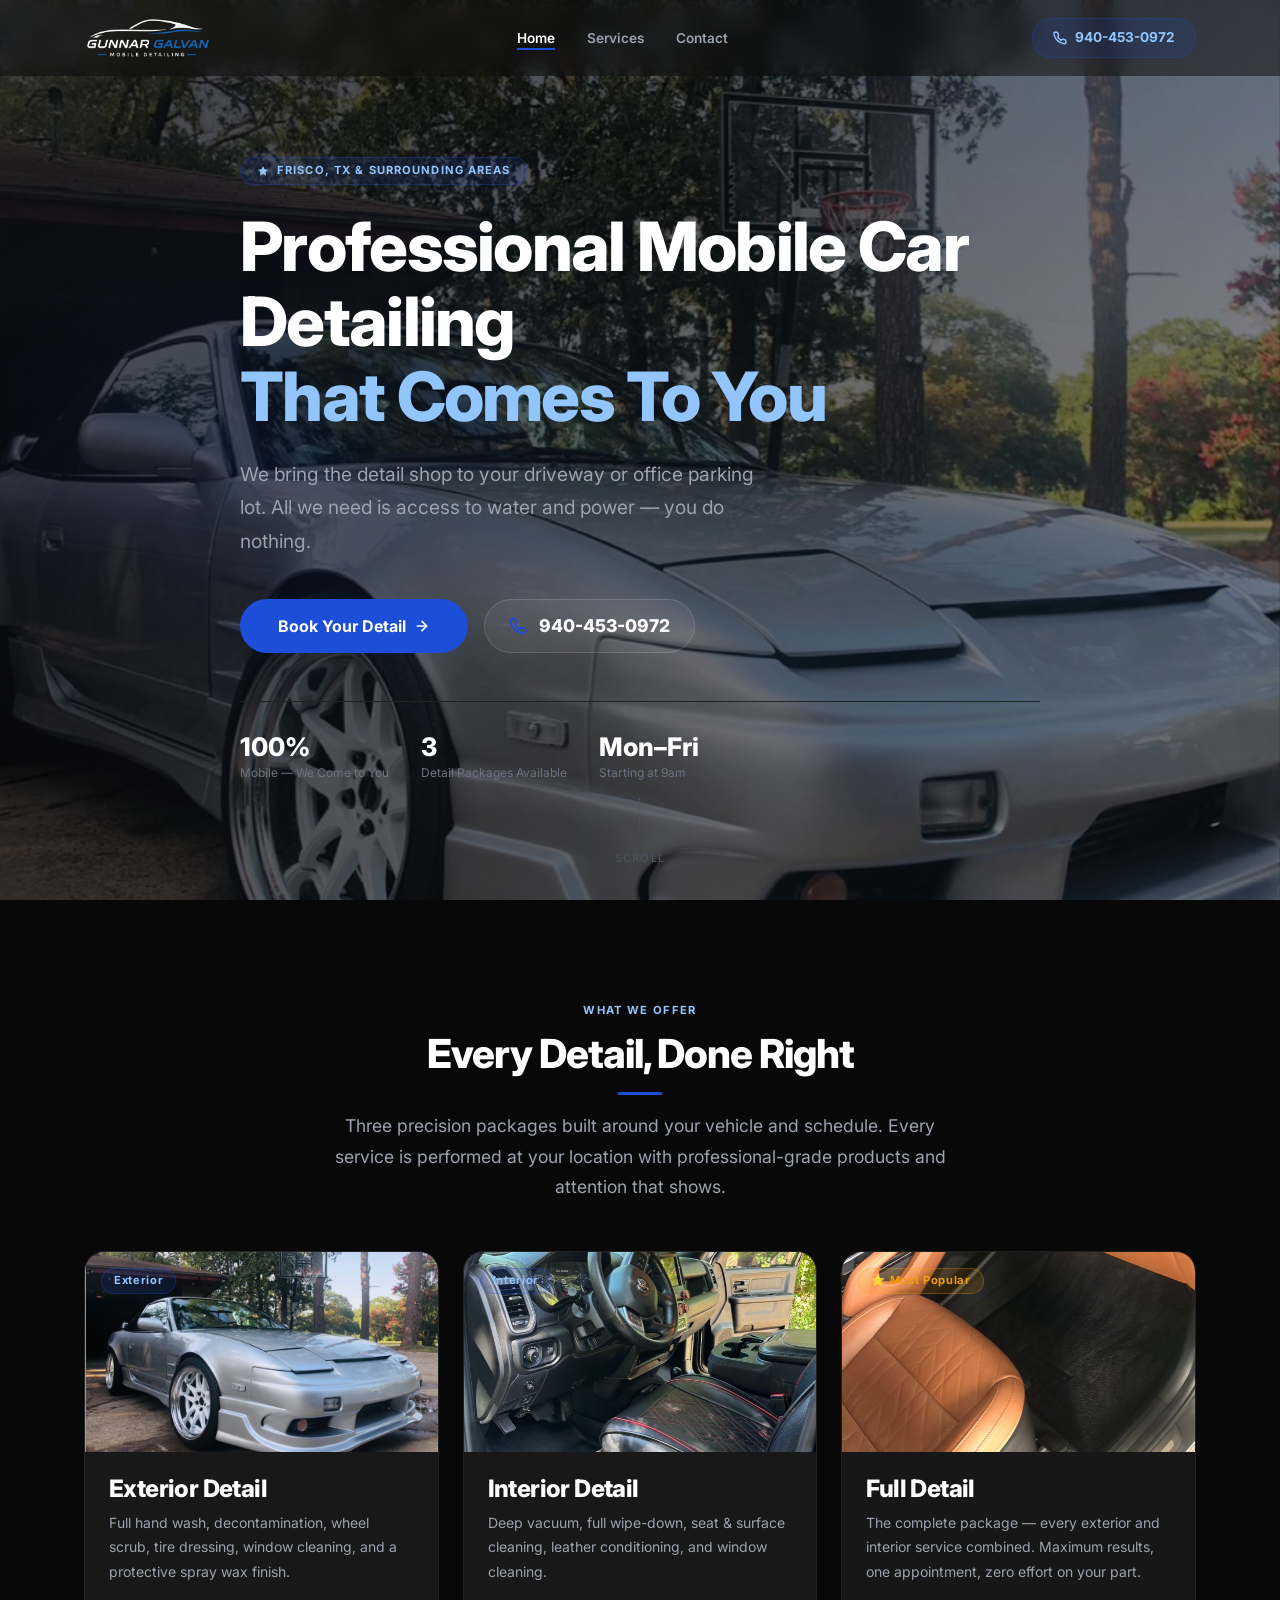
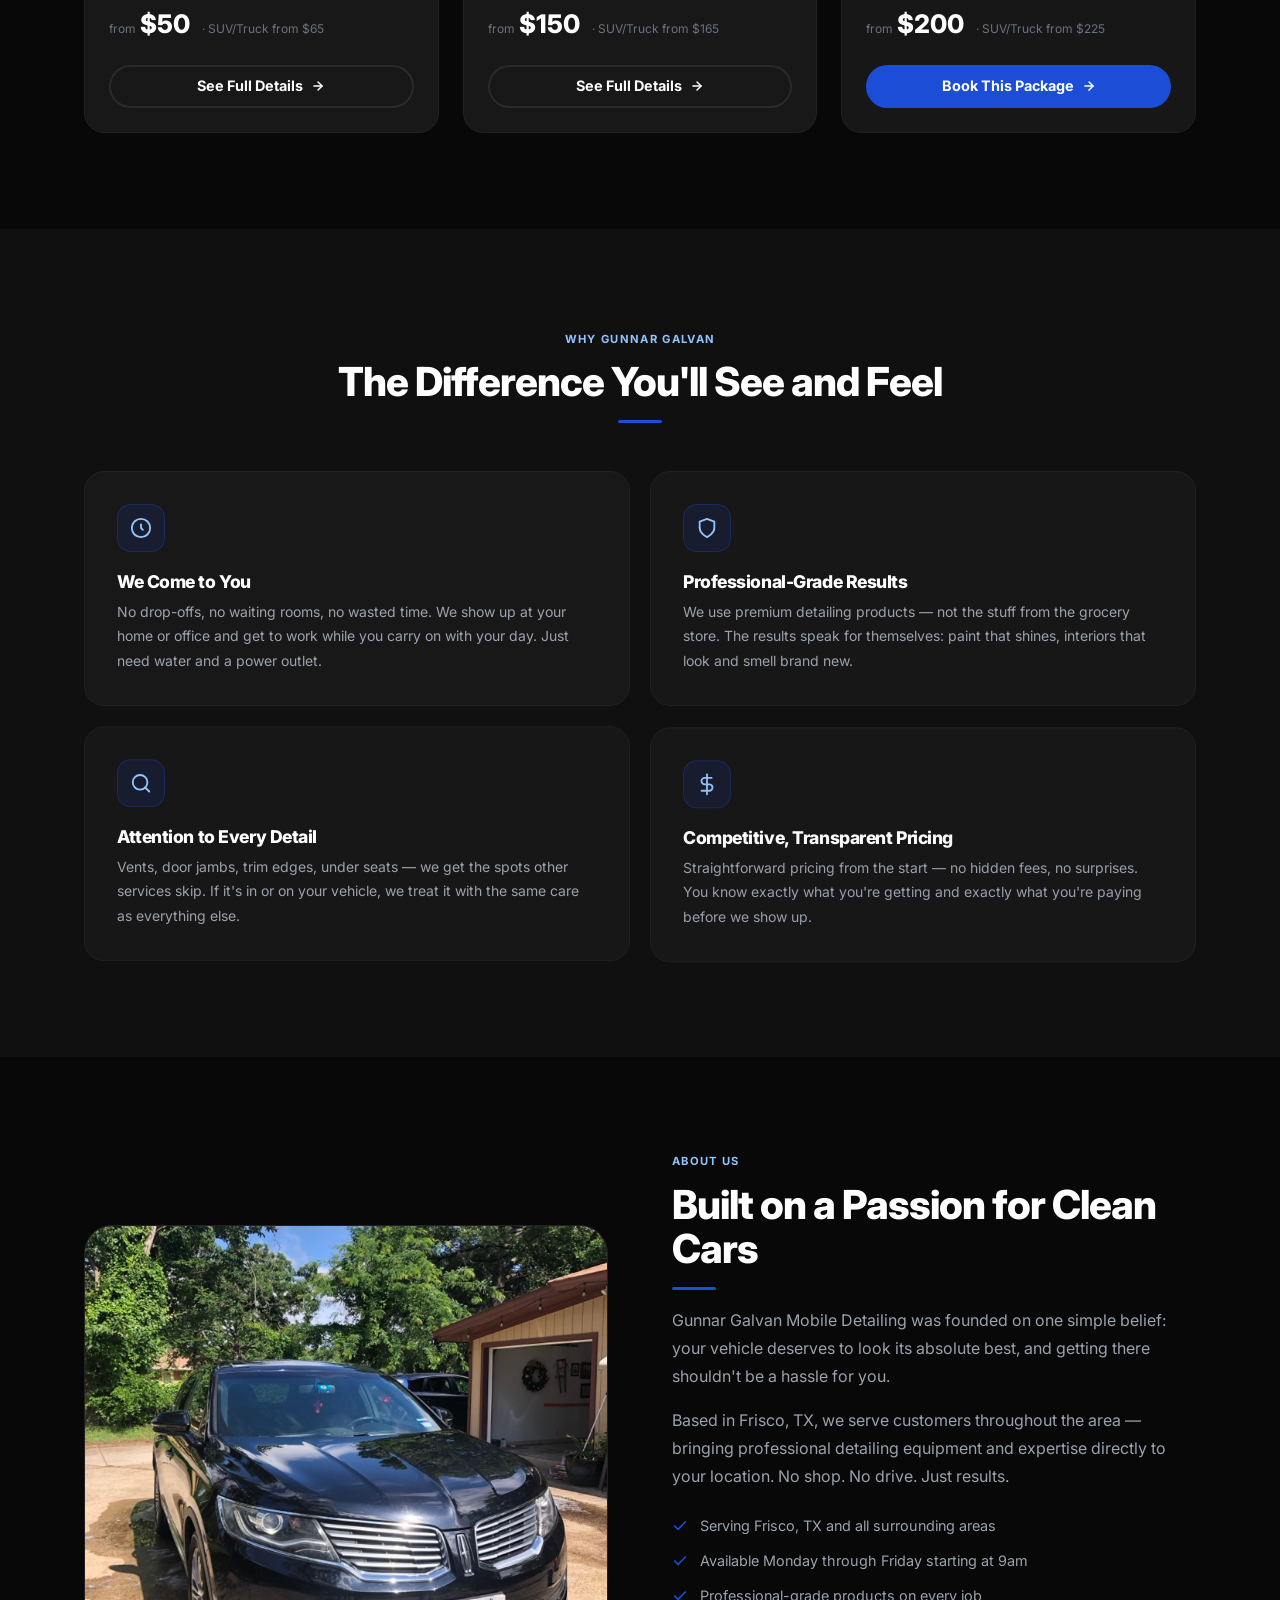
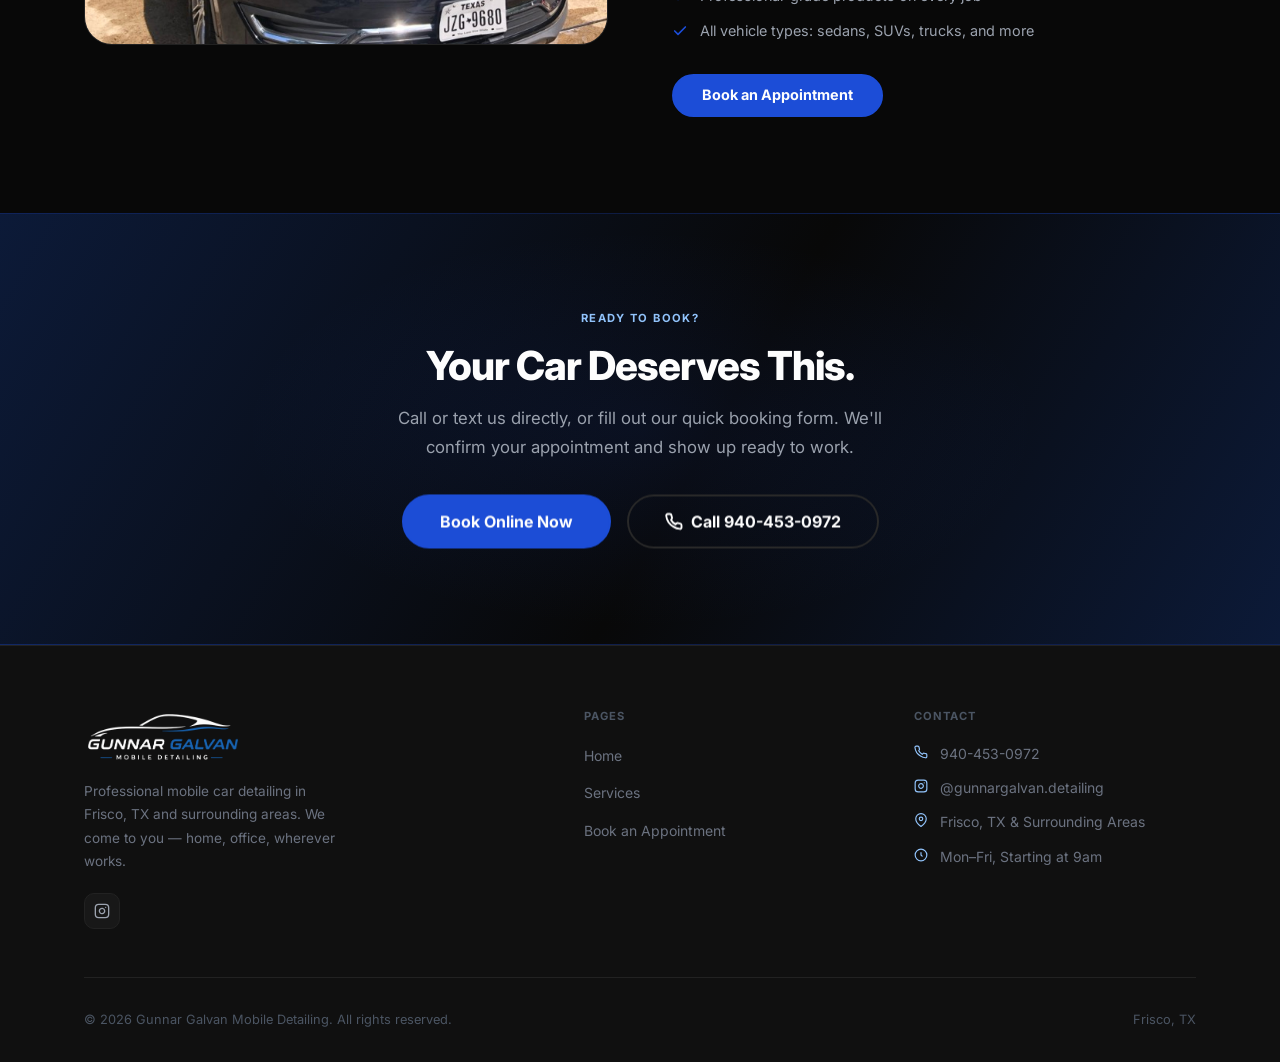
<file: index.html>
<!DOCTYPE html>
<html lang="en">
<head>
  <meta charset="UTF-8">
  <meta name="viewport" content="width=device-width, initial-scale=1.0">
  <title>Gunnar Galvan Mobile Detailing | Frisco, TX & Surrounding Areas</title>
  <meta name="description" content="Professional mobile car detailing in Frisco, TX. We come to your home or office — all we need is water and power. Book today: 940-453-0972.">
  <meta name="keywords" content="mobile car detailing, Frisco TX, car detail near me, exterior detail, interior detail, mobile detailing, auto detailing Frisco, car wash Frisco TX, mobile car wash, professional detailing, ceramic coating, paint correction, interior cleaning, SUV detailing, truck detailing">
  <meta name="robots" content="index, follow, max-image-preview:large, max-snippet:-1, max-video-preview:-1">
  <meta name="author" content="Gunnar Galvan Mobile Detailing">
  <meta name="theme-color" content="#080808">
  <meta name="format-detection" content="telephone=yes">

  <!-- Geo / Local SEO -->
  <meta name="geo.region" content="US-TX">
  <meta name="geo.placename" content="Frisco">
  <meta name="geo.position" content="33.1507;-96.8236">
  <meta name="ICBM" content="33.1507, -96.8236">

  <!-- Open Graph -->
  <meta property="og:type" content="website">
  <meta property="og:site_name" content="Gunnar Galvan Mobile Detailing">
  <meta property="og:title" content="Professional Mobile Car Detailing in Frisco, TX | Gunnar Galvan">
  <meta property="og:description" content="We come to your home or office with professional-grade products and equipment. Exterior from $50, Interior from $150, Full Detail from $200. Call 940-453-0972.">
  <meta property="og:image" content="images/og-logo.png">
  <meta property="og:locale" content="en_US">

  <!-- Twitter Card -->
  <meta name="twitter:card" content="summary_large_image">
  <meta name="twitter:title" content="Gunnar Galvan Mobile Detailing | Frisco, TX">
  <meta name="twitter:description" content="Professional mobile car detailing — we come to you. Exterior from $50, Full Detail from $200. Frisco, TX & surrounding areas.">
  <meta name="twitter:image" content="images/og-logo.png">

  <!-- Favicon -->
  <link rel="icon" type="image/png" href="images/favicon-32.png" sizes="32x32">
  <link rel="apple-touch-icon" href="images/apple-touch-icon.png">

  <link rel="preconnect" href="https://fonts.googleapis.com">
  <link rel="preconnect" href="https://fonts.gstatic.com" crossorigin>
  <link href="https://fonts.googleapis.com/css2?family=Inter:wght@400;500;600;700;800&display=swap" rel="stylesheet">
  <link rel="stylesheet" href="css/styles.css">

  <!-- Structured Data: LocalBusiness + WebSite -->
  <script type="application/ld+json">
  {
    "@context": "https://schema.org",
    "@type": "AutoDetailing",
    "name": "Gunnar Galvan Mobile Detailing",
    "description": "Professional mobile car detailing in Frisco, TX and surrounding areas. We come to your home or office — all we need is water and power.",
    "telephone": "+1-940-453-0972",
    "image": "images/og-logo.png",
    "priceRange": "$50–$225",
    "address": {
      "@type": "PostalAddress",
      "addressLocality": "Frisco",
      "addressRegion": "TX",
      "addressCountry": "US"
    },
    "geo": {
      "@type": "GeoCoordinates",
      "latitude": 33.1507,
      "longitude": -96.8236
    },
    "areaServed": [
      { "@type": "City", "name": "Frisco", "sameAs": "https://en.wikipedia.org/wiki/Frisco,_Texas" },
      { "@type": "City", "name": "Plano" },
      { "@type": "City", "name": "McKinney" },
      { "@type": "City", "name": "Allen" },
      { "@type": "City", "name": "Prosper" },
      { "@type": "City", "name": "Little Elm" },
      { "@type": "City", "name": "The Colony" },
      { "@type": "City", "name": "Celina" }
    ],
    "openingHoursSpecification": {
      "@type": "OpeningHoursSpecification",
      "dayOfWeek": ["Monday","Tuesday","Wednesday","Thursday","Friday"],
      "opens": "09:00",
      "closes": "18:00"
    },
    "sameAs": [
      "https://instagram.com/gunnargalvan.detailing"
    ],
    "hasOfferCatalog": {
      "@type": "OfferCatalog",
      "name": "Detailing Services",
      "itemListElement": [
        {
          "@type": "Offer",
          "itemOffered": { "@type": "Service", "name": "Exterior Detail", "description": "Full hand wash, decontamination, wheel scrub, tire dressing, window cleaning, and protective spray wax finish." },
          "priceSpecification": { "@type": "PriceSpecification", "price": "50.00", "priceCurrency": "USD", "minPrice": "50.00" }
        },
        {
          "@type": "Offer",
          "itemOffered": { "@type": "Service", "name": "Interior Detail", "description": "Deep vacuum, full wipe-down, seat and surface cleaning, leather conditioning, and window cleaning." },
          "priceSpecification": { "@type": "PriceSpecification", "price": "150.00", "priceCurrency": "USD", "minPrice": "150.00" }
        },
        {
          "@type": "Offer",
          "itemOffered": { "@type": "Service", "name": "Full Detail", "description": "Complete exterior and interior detail combined — maximum results in a single appointment." },
          "priceSpecification": { "@type": "PriceSpecification", "price": "200.00", "priceCurrency": "USD", "minPrice": "200.00" }
        }
      ]
    }
  }
  </script>
  <script type="application/ld+json">
  {
    "@context": "https://schema.org",
    "@type": "WebSite",
    "name": "Gunnar Galvan Mobile Detailing",
    "description": "Professional mobile car detailing in Frisco, TX.",
    "potentialAction": {
      "@type": "SearchAction",
      "target": "services.html#{search_term_string}",
      "query-input": "required name=search_term_string"
    }
  }
  </script>
  <script type="application/ld+json">
  {
    "@context": "https://schema.org",
    "@type": "BreadcrumbList",
    "itemListElement": [
      { "@type": "ListItem", "position": 1, "name": "Home", "item": "index.html" }
    ]
  }
  </script>
</head>
<body>

  <!-- ======================================================
       NAVIGATION
       ====================================================== -->
  <nav class="nav" role="navigation" aria-label="Main navigation">
    <div class="container">
      <div class="nav-inner">

        <a href="index.html" class="nav-logo">
          <img src="images/logo.png" alt="Gunnar Galvan Mobile Detailing" class="logo-img">
        </a>

        <ul class="nav-links" role="list">
          <li><a href="index.html"    class="nav-link" data-page="index.html">Home</a></li>
          <li><a href="services.html" class="nav-link" data-page="services.html">Services</a></li>
          <li><a href="contact.html"  class="nav-link" data-page="contact.html">Contact</a></li>
        </ul>

        <div class="nav-right">
          <a href="tel:9404530972" class="nav-phone-btn" aria-label="Call us">
            <svg width="14" height="14" viewBox="0 0 24 24" fill="none" stroke="currentColor" stroke-width="2.5" stroke-linecap="round" stroke-linejoin="round"><path d="M22 16.92v3a2 2 0 0 1-2.18 2 19.79 19.79 0 0 1-8.63-3.07A19.5 19.5 0 0 1 4.69 13a19.79 19.79 0 0 1-3.07-8.67A2 2 0 0 1 3.61 2h3a2 2 0 0 1 2 1.72 12.84 12.84 0 0 0 .7 2.81 2 2 0 0 1-.45 2.11L8.09 9.91a16 16 0 0 0 6 6l1.27-1.27a2 2 0 0 1 2.11-.45 12.84 12.84 0 0 0 2.81.7A2 2 0 0 1 22 16.92z"/></svg>
            940-453-0972
          </a>
          <button class="nav-toggle" aria-label="Toggle menu" aria-expanded="false">
            <span></span><span></span><span></span>
          </button>
        </div>

      </div>
    </div>
  </nav>

  <!-- Mobile nav overlay -->
  <div class="nav-mobile" role="dialog" aria-modal="true" aria-label="Mobile navigation">
    <a href="index.html"    class="nav-link" data-page="index.html">Home</a>
    <a href="services.html" class="nav-link" data-page="services.html">Services</a>
    <a href="contact.html"  class="nav-link" data-page="contact.html">Contact</a>
    <a href="tel:9404530972" class="nav-phone-btn" style="font-size:1rem;padding:1rem 2rem;">
      <svg width="16" height="16" viewBox="0 0 24 24" fill="none" stroke="currentColor" stroke-width="2.5" stroke-linecap="round" stroke-linejoin="round"><path d="M22 16.92v3a2 2 0 0 1-2.18 2 19.79 19.79 0 0 1-8.63-3.07A19.5 19.5 0 0 1 4.69 13a19.79 19.79 0 0 1-3.07-8.67A2 2 0 0 1 3.61 2h3a2 2 0 0 1 2 1.72 12.84 12.84 0 0 0 .7 2.81 2 2 0 0 1-.45 2.11L8.09 9.91a16 16 0 0 0 6 6l1.27-1.27a2 2 0 0 1 2.11-.45 12.84 12.84 0 0 0 2.81.7A2 2 0 0 1 22 16.92z"/></svg>
      940-453-0972
    </a>
  </div>

  <main>

    <!-- ======================================================
         HERO
         ====================================================== -->
    <section class="hero" aria-label="Hero">
      <div class="hero-bg">
        <!-- YOUR HERO IMAGE → images/hero.jpg
             Best: luxury car gleaming in sunlight, wide landscape shot -->
        <img src="images/hero.jpg" alt="Professionally detailed luxury vehicle gleaming in sunlight" loading="eager">
      </div>
      <div class="hero-overlay"></div>
      <div class="hero-glow"></div>

      <div class="container">
        <div class="hero-content">

          <div class="hero-badge">
            <svg width="12" height="12" viewBox="0 0 24 24" fill="currentColor"><polygon points="12 2 15.09 8.26 22 9.27 17 14.14 18.18 21.02 12 17.77 5.82 21.02 7 14.14 2 9.27 8.91 8.26 12 2"/></svg>
            Frisco, TX &amp; Surrounding Areas
          </div>

          <h1>Professional Mobile Car Detailing<br><em>That Comes To You</em></h1>

          <p class="hero-sub">
            We bring the detail shop to your driveway or office parking lot.
            All we need is access to water and power — you do nothing.
          </p>

          <div class="hero-actions">
            <a href="contact.html" class="btn btn-primary btn-lg">
              Book Your Detail
              <svg width="16" height="16" viewBox="0 0 24 24" fill="none" stroke="currentColor" stroke-width="2.5" stroke-linecap="round" stroke-linejoin="round"><line x1="5" y1="12" x2="19" y2="12"/><polyline points="12 5 19 12 12 19"/></svg>
            </a>
            <a href="tel:9404530972" class="hero-tel">
              <svg width="18" height="18" viewBox="0 0 24 24" fill="none" stroke="currentColor" stroke-width="2.5" stroke-linecap="round" stroke-linejoin="round"><path d="M22 16.92v3a2 2 0 0 1-2.18 2 19.79 19.79 0 0 1-8.63-3.07A19.5 19.5 0 0 1 4.69 13a19.79 19.79 0 0 1-3.07-8.67A2 2 0 0 1 3.61 2h3a2 2 0 0 1 2 1.72 12.84 12.84 0 0 0 .7 2.81 2 2 0 0 1-.45 2.11L8.09 9.91a16 16 0 0 0 6 6l1.27-1.27a2 2 0 0 1 2.11-.45 12.84 12.84 0 0 0 2.81.7A2 2 0 0 1 22 16.92z"/></svg>
              940-453-0972
            </a>
          </div>

          <div class="hero-stats">
            <div>
              <div class="hero-stat-val">100%</div>
              <div class="hero-stat-lbl">Mobile — We Come to You</div>
            </div>
            <div>
              <div class="hero-stat-val">3</div>
              <div class="hero-stat-lbl">Detail Packages Available</div>
            </div>
            <div>
              <div class="hero-stat-val">Mon–Fri</div>
              <div class="hero-stat-lbl">Starting at 9am</div>
            </div>
          </div>

        </div>
      </div>

      <div class="scroll-hint" aria-hidden="true">
        <div class="scroll-line"></div>
        <span>Scroll</span>
      </div>
    </section>

    <!-- ======================================================
         SERVICES OVERVIEW
         ====================================================== -->
    <section class="section" aria-labelledby="services-heading">
      <div class="container">

        <div class="section-header center fade-up">
          <span class="label-tag">What We Offer</span>
          <h2 id="services-heading">Every Detail, Done Right</h2>
          <div class="accent-line center"></div>
          <p>Three precision packages built around your vehicle and schedule. Every service is performed at your location with professional-grade products and attention that shows.</p>
        </div>

        <div class="services-grid">

          <!-- Exterior -->
          <article class="svc-card">
            <div class="svc-card-media">
              <!-- YOUR IMAGE → images/exterior-card.jpg
                   Best: gleaming paint, wheel close-up, or wash in progress -->
              <img src="images/exterior-card.jpg" alt="Exterior car detail — clean glossy paint" loading="lazy">
              <span class="svc-badge">Exterior</span>
            </div>
            <div class="svc-card-body">
              <h3>Exterior Detail</h3>
              <p>Full hand wash, decontamination, wheel scrub, tire dressing, window cleaning, and a protective spray wax finish.</p>
              <div class="svc-price">
                <span class="from">from</span>
                <span class="amount">$50</span>
                <span class="plus">· SUV/Truck from $65</span>
              </div>
              <a href="services.html#exterior" class="btn btn-ghost" style="width:100%;justify-content:center;">
                See Full Details
                <svg width="14" height="14" viewBox="0 0 24 24" fill="none" stroke="currentColor" stroke-width="2.5" stroke-linecap="round" stroke-linejoin="round"><line x1="5" y1="12" x2="19" y2="12"/><polyline points="12 5 19 12 12 19"/></svg>
              </a>
            </div>
          </article>

          <!-- Interior -->
          <article class="svc-card">
            <div class="svc-card-media">
              <!-- YOUR IMAGE → images/interior-card.jpg
                   Best: clean vacuumed seats, detailed dashboard, shiny leather -->
              <img src="images/interior-card.jpg" alt="Interior car detail — spotless cabin" loading="lazy">
              <span class="svc-badge">Interior</span>
            </div>
            <div class="svc-card-body">
              <h3>Interior Detail</h3>
              <p>Deep vacuum, full wipe-down, seat &amp; surface cleaning, leather conditioning, and window cleaning.</p>
              <div class="svc-price">
                <span class="from">from</span>
                <span class="amount">$150</span>
                <span class="plus">· SUV/Truck from $165</span>
              </div>
              <a href="services.html#interior" class="btn btn-ghost" style="width:100%;justify-content:center;">
                See Full Details
                <svg width="14" height="14" viewBox="0 0 24 24" fill="none" stroke="currentColor" stroke-width="2.5" stroke-linecap="round" stroke-linejoin="round"><line x1="5" y1="12" x2="19" y2="12"/><polyline points="12 5 19 12 12 19"/></svg>
              </a>
            </div>
          </article>

          <!-- Full Detail -->
          <article class="svc-card">
            <div class="svc-card-media">
              <!-- YOUR IMAGE → images/full-card.jpg
                   Best: stunning before/after, or a fully detailed luxury vehicle -->
              <img src="images/full-card.jpg" alt="Full car detail — complete transformation" loading="lazy">
              <span class="svc-badge popular">⭐ Most Popular</span>
            </div>
            <div class="svc-card-body">
              <h3>Full Detail</h3>
              <p>The complete package — every exterior and interior service combined. Maximum results, one appointment, zero effort on your part.</p>
              <div class="svc-price">
                <span class="from">from</span>
                <span class="amount">$200</span>
                <span class="plus">· SUV/Truck from $225</span>
              </div>
              <a href="services.html#full" class="btn btn-primary" style="width:100%;justify-content:center;">
                Book This Package
                <svg width="14" height="14" viewBox="0 0 24 24" fill="none" stroke="currentColor" stroke-width="2.5" stroke-linecap="round" stroke-linejoin="round"><line x1="5" y1="12" x2="19" y2="12"/><polyline points="12 5 19 12 12 19"/></svg>
              </a>
            </div>
          </article>

        </div>
      </div>
    </section>

    <!-- ======================================================
         WHY CHOOSE US
         ====================================================== -->
    <section class="section why-section" aria-labelledby="why-heading">
      <div class="container">

        <div class="section-header center fade-up">
          <span class="label-tag">Why Gunnar Galvan</span>
          <h2 id="why-heading">The Difference You'll See and Feel</h2>
          <div class="accent-line center"></div>
        </div>

        <div class="why-grid">

          <div class="why-card">
            <div class="why-icon" aria-hidden="true">
              <svg width="22" height="22" viewBox="0 0 24 24" fill="none" stroke="currentColor" stroke-width="2" stroke-linecap="round" stroke-linejoin="round"><circle cx="12" cy="12" r="10"/><polyline points="12 8 12 12 14 14"/></svg>
            </div>
            <h3>We Come to You</h3>
            <p>No drop-offs, no waiting rooms, no wasted time. We show up at your home or office and get to work while you carry on with your day. Just need water and a power outlet.</p>
          </div>

          <div class="why-card">
            <div class="why-icon" aria-hidden="true">
              <svg width="22" height="22" viewBox="0 0 24 24" fill="none" stroke="currentColor" stroke-width="2" stroke-linecap="round" stroke-linejoin="round"><path d="M12 22s8-4 8-10V5l-8-3-8 3v7c0 6 8 10 8 10z"/></svg>
            </div>
            <h3>Professional-Grade Results</h3>
            <p>We use premium detailing products — not the stuff from the grocery store. The results speak for themselves: paint that shines, interiors that look and smell brand new.</p>
          </div>

          <div class="why-card">
            <div class="why-icon" aria-hidden="true">
              <svg width="22" height="22" viewBox="0 0 24 24" fill="none" stroke="currentColor" stroke-width="2" stroke-linecap="round" stroke-linejoin="round"><circle cx="11" cy="11" r="8"/><line x1="21" y1="21" x2="16.65" y2="16.65"/></svg>
            </div>
            <h3>Attention to Every Detail</h3>
            <p>Vents, door jambs, trim edges, under seats — we get the spots other services skip. If it's in or on your vehicle, we treat it with the same care as everything else.</p>
          </div>

          <div class="why-card">
            <div class="why-icon" aria-hidden="true">
              <svg width="22" height="22" viewBox="0 0 24 24" fill="none" stroke="currentColor" stroke-width="2" stroke-linecap="round" stroke-linejoin="round"><line x1="12" y1="1" x2="12" y2="23"/><path d="M17 5H9.5a3.5 3.5 0 0 0 0 7h5a3.5 3.5 0 0 1 0 7H6"/></svg>
            </div>
            <h3>Competitive, Transparent Pricing</h3>
            <p>Straightforward pricing from the start — no hidden fees, no surprises. You know exactly what you're getting and exactly what you're paying before we show up.</p>
          </div>

        </div>
      </div>
    </section>

    <!-- ======================================================
         ABOUT STRIP
         ====================================================== -->
    <section class="section" aria-labelledby="about-heading">
      <div class="container">
        <div class="about-strip">

          <div class="about-img-wrap slide-r">
            <!-- YOUR IMAGE → images/about.jpg
                 Best: you working on a car, or a clean finished vehicle shot -->
            <img src="images/about.jpg" alt="Gunnar Galvan detailing a vehicle" loading="lazy">
          </div>

          <div class="about-content slide-l">
            <span class="label-tag">About Us</span>
            <h2 id="about-heading">Built on a Passion for Clean Cars</h2>
            <div class="accent-line"></div>
            <p>Gunnar Galvan Mobile Detailing was founded on one simple belief: your vehicle deserves to look its absolute best, and getting there shouldn't be a hassle for you.</p>
            <p>Based in Frisco, TX, we serve customers throughout the area — bringing professional detailing equipment and expertise directly to your location. No shop. No drive. Just results.</p>
            <ul class="about-list" role="list">
              <li>
                <svg width="16" height="16" viewBox="0 0 24 24" fill="none" stroke="currentColor" stroke-width="2.5" stroke-linecap="round" stroke-linejoin="round"><polyline points="20 6 9 17 4 12"/></svg>
                Serving Frisco, TX and all surrounding areas
              </li>
              <li>
                <svg width="16" height="16" viewBox="0 0 24 24" fill="none" stroke="currentColor" stroke-width="2.5" stroke-linecap="round" stroke-linejoin="round"><polyline points="20 6 9 17 4 12"/></svg>
                Available Monday through Friday starting at 9am
              </li>
              <li>
                <svg width="16" height="16" viewBox="0 0 24 24" fill="none" stroke="currentColor" stroke-width="2.5" stroke-linecap="round" stroke-linejoin="round"><polyline points="20 6 9 17 4 12"/></svg>
                Professional-grade products on every job
              </li>
              <li>
                <svg width="16" height="16" viewBox="0 0 24 24" fill="none" stroke="currentColor" stroke-width="2.5" stroke-linecap="round" stroke-linejoin="round"><polyline points="20 6 9 17 4 12"/></svg>
                All vehicle types: sedans, SUVs, trucks, and more
              </li>
            </ul>
            <a href="contact.html" class="btn btn-primary">Book an Appointment</a>
          </div>

        </div>
      </div>
    </section>

    <!-- ======================================================
         CTA BANNER
         ====================================================== -->
    <section class="cta-banner" aria-labelledby="cta-heading">
      <div class="container">
        <span class="label-tag fade-up" style="display:block;margin-bottom:1rem;">Ready to Book?</span>
        <h2 id="cta-heading" class="fade-up">Your Car Deserves This.</h2>
        <p class="fade-up">Call or text us directly, or fill out our quick booking form. We'll confirm your appointment and show up ready to work.</p>
        <div class="cta-btns fade-up">
          <a href="contact.html" class="btn btn-primary btn-lg">Book Online Now</a>
          <a href="tel:9404530972" class="btn btn-ghost btn-lg">
            <svg width="18" height="18" viewBox="0 0 24 24" fill="none" stroke="currentColor" stroke-width="2.5" stroke-linecap="round" stroke-linejoin="round"><path d="M22 16.92v3a2 2 0 0 1-2.18 2 19.79 19.79 0 0 1-8.63-3.07A19.5 19.5 0 0 1 4.69 13a19.79 19.79 0 0 1-3.07-8.67A2 2 0 0 1 3.61 2h3a2 2 0 0 1 2 1.72 12.84 12.84 0 0 0 .7 2.81 2 2 0 0 1-.45 2.11L8.09 9.91a16 16 0 0 0 6 6l1.27-1.27a2 2 0 0 1 2.11-.45 12.84 12.84 0 0 0 2.81.7A2 2 0 0 1 22 16.92z"/></svg>
            Call 940-453-0972
          </a>
        </div>
      </div>
    </section>

  </main>

  <!-- ======================================================
       FOOTER
       ====================================================== -->
  <footer class="footer">
    <div class="container">
      <div class="footer-grid">

        <div class="footer-brand">
          <div class="nav-logo">
            <img src="images/logo.png" alt="Gunnar Galvan Mobile Detailing" class="logo-img">
          </div>
          <p>Professional mobile car detailing in Frisco, TX and surrounding areas. We come to you — home, office, wherever works.</p>
          <div class="footer-social">
            <a href="https://instagram.com/gunnargalvan.detailing" target="_blank" rel="noopener noreferrer" class="social-btn" aria-label="Instagram">
              <svg width="16" height="16" viewBox="0 0 24 24" fill="none" stroke="currentColor" stroke-width="2" stroke-linecap="round" stroke-linejoin="round"><rect x="2" y="2" width="20" height="20" rx="5" ry="5"/><path d="M16 11.37A4 4 0 1 1 12.63 8 4 4 0 0 1 16 11.37z"/><line x1="17.5" y1="6.5" x2="17.51" y2="6.5"/></svg>
            </a>
          </div>
        </div>

        <div class="footer-col">
          <h4>Pages</h4>
          <ul class="footer-links" role="list">
            <li><a href="index.html"    class="footer-link">Home</a></li>
            <li><a href="services.html" class="footer-link">Services</a></li>
            <li><a href="contact.html"  class="footer-link">Book an Appointment</a></li>
          </ul>
        </div>

        <div class="footer-col">
          <h4>Contact</h4>
          <div class="footer-contact-item">
            <svg width="14" height="14" viewBox="0 0 24 24" fill="none" stroke="currentColor" stroke-width="2" stroke-linecap="round" stroke-linejoin="round"><path d="M22 16.92v3a2 2 0 0 1-2.18 2 19.79 19.79 0 0 1-8.63-3.07A19.5 19.5 0 0 1 4.69 13a19.79 19.79 0 0 1-3.07-8.67A2 2 0 0 1 3.61 2h3a2 2 0 0 1 2 1.72 12.84 12.84 0 0 0 .7 2.81 2 2 0 0 1-.45 2.11L8.09 9.91a16 16 0 0 0 6 6l1.27-1.27a2 2 0 0 1 2.11-.45 12.84 12.84 0 0 0 2.81.7A2 2 0 0 1 22 16.92z"/></svg>
            <a href="tel:9404530972">940-453-0972</a>
          </div>
          <div class="footer-contact-item">
            <svg width="14" height="14" viewBox="0 0 24 24" fill="none" stroke="currentColor" stroke-width="2" stroke-linecap="round" stroke-linejoin="round"><rect x="2" y="2" width="20" height="20" rx="5" ry="5"/><path d="M16 11.37A4 4 0 1 1 12.63 8 4 4 0 0 1 16 11.37z"/><line x1="17.5" y1="6.5" x2="17.51" y2="6.5"/></svg>
            <a href="https://instagram.com/gunnargalvan.detailing" target="_blank" rel="noopener noreferrer">@gunnargalvan.detailing</a>
          </div>
          <div class="footer-contact-item">
            <svg width="14" height="14" viewBox="0 0 24 24" fill="none" stroke="currentColor" stroke-width="2" stroke-linecap="round" stroke-linejoin="round"><path d="M21 10c0 7-9 13-9 13s-9-6-9-13a9 9 0 0 1 18 0z"/><circle cx="12" cy="10" r="3"/></svg>
            <span>Frisco, TX &amp; Surrounding Areas</span>
          </div>
          <div class="footer-contact-item">
            <svg width="14" height="14" viewBox="0 0 24 24" fill="none" stroke="currentColor" stroke-width="2" stroke-linecap="round" stroke-linejoin="round"><circle cx="12" cy="12" r="10"/><polyline points="12 8 12 12 14 14"/></svg>
            <span>Mon–Fri, Starting at 9am</span>
          </div>
        </div>

      </div>

      <div class="footer-bottom">
        <span>&copy; 2026 Gunnar Galvan Mobile Detailing. All rights reserved.</span>
        <span>Frisco, TX</span>
      </div>
    </div>
  </footer>

  <script src="js/gsap.min.js"></script>
  <script src="js/ScrollTrigger.min.js"></script>
  <script src="js/main.js"></script>
</body>
</html>
</file>
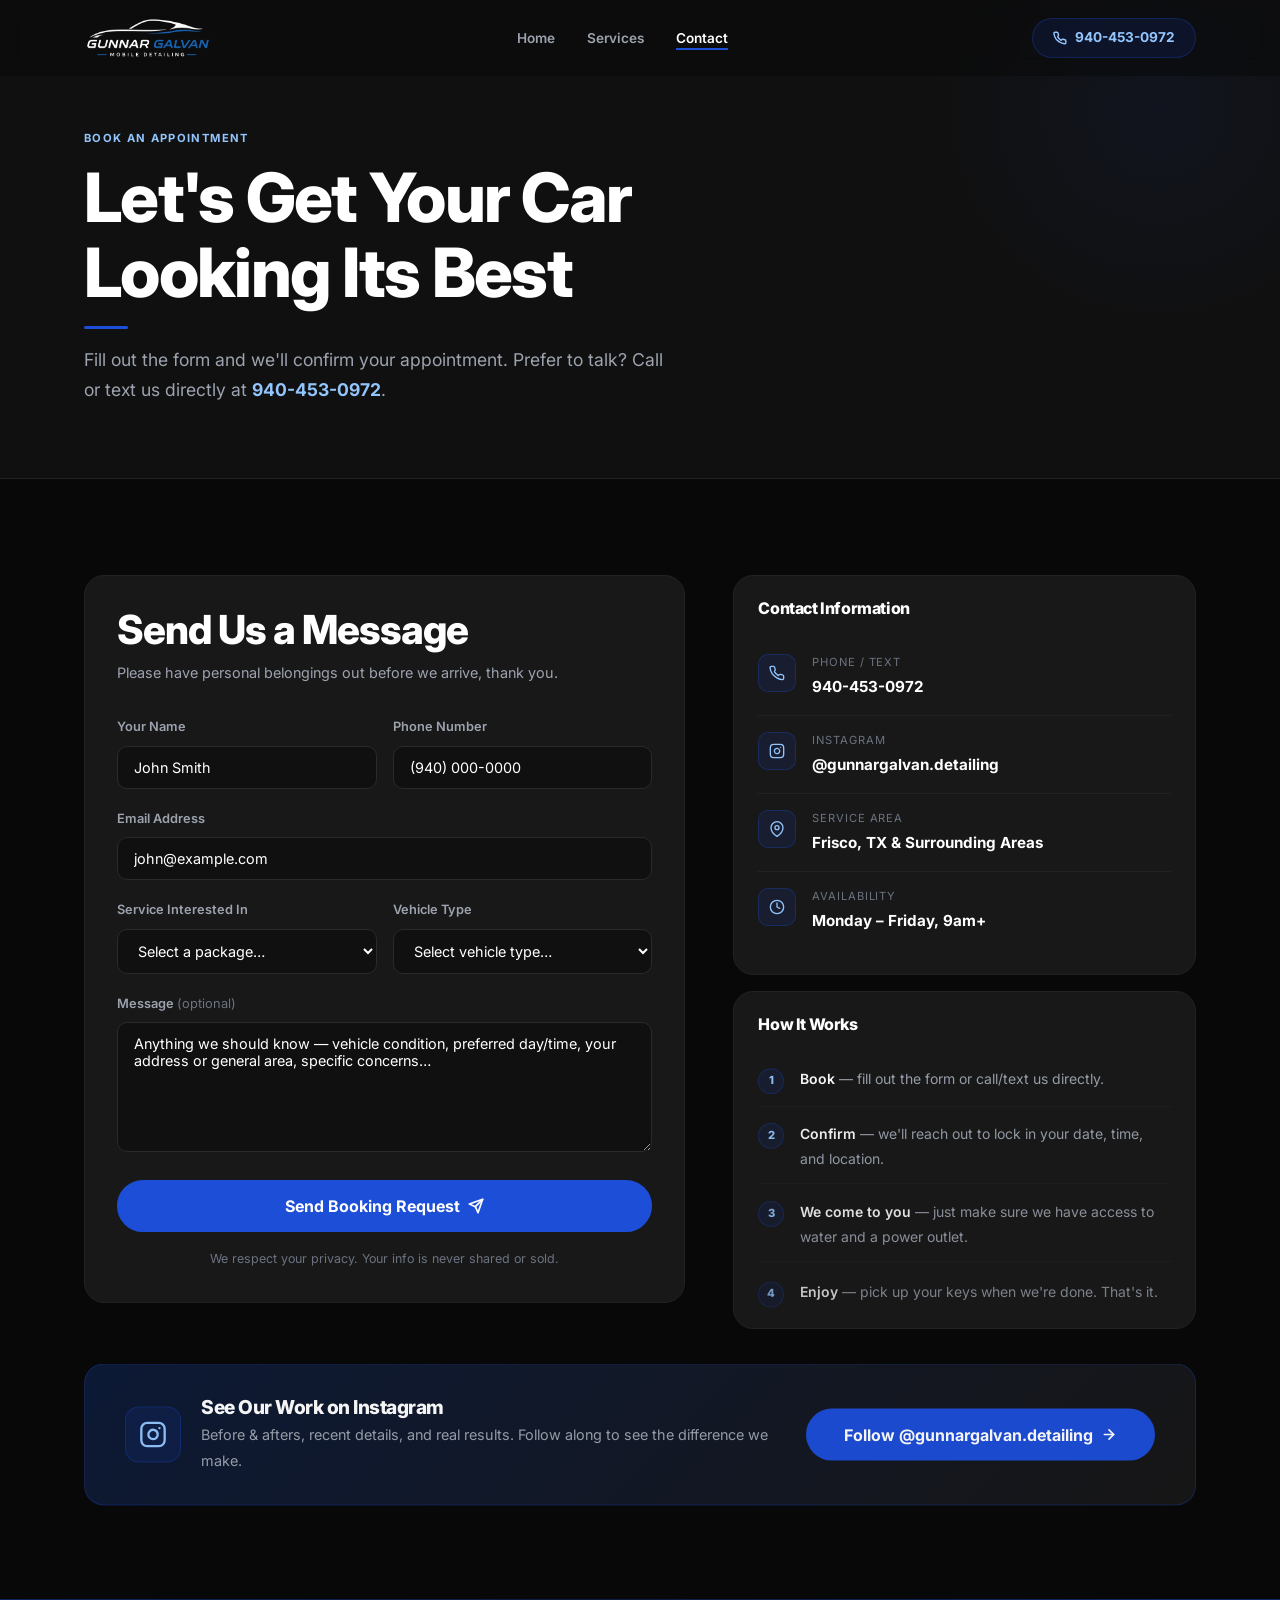
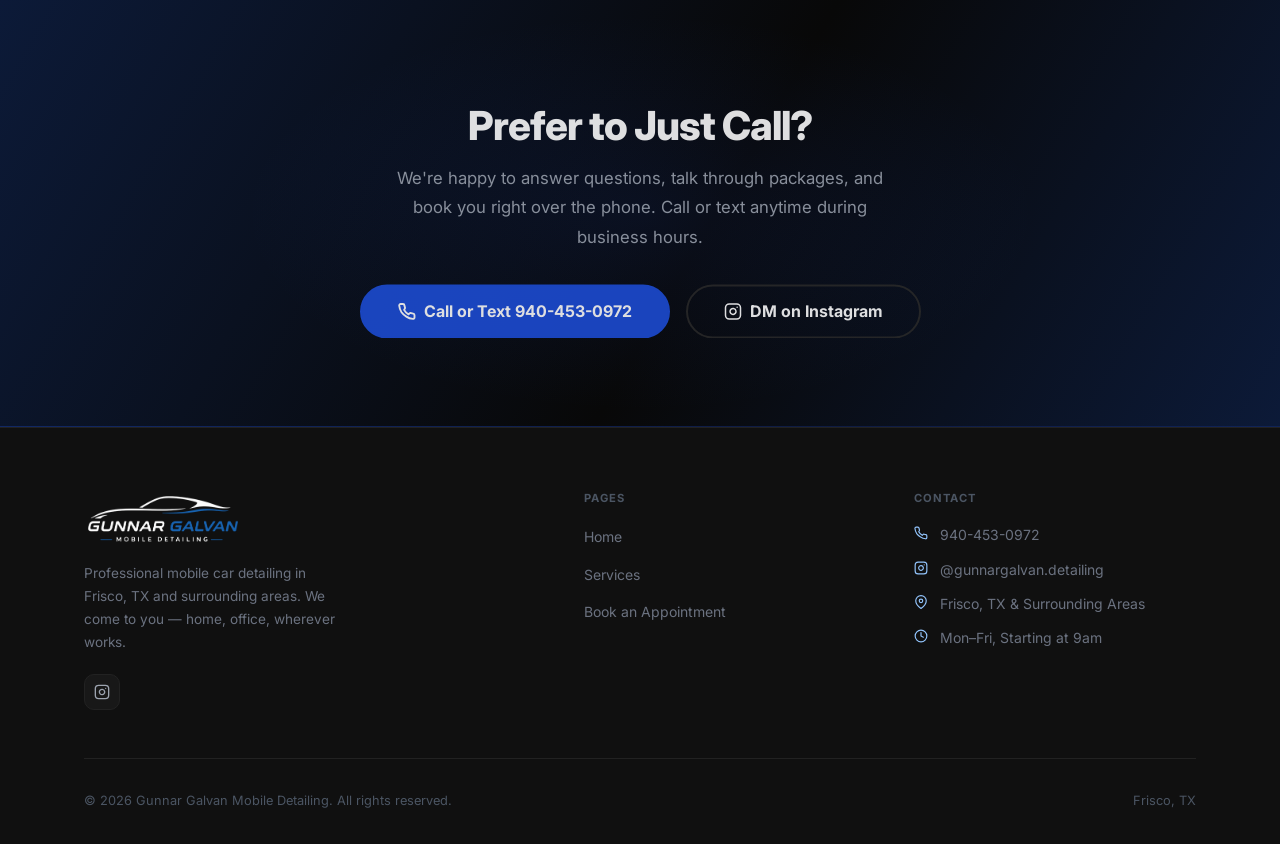
<file: contact.html>
<!DOCTYPE html>
<html lang="en">
<head>
  <meta charset="UTF-8">
  <meta name="viewport" content="width=device-width, initial-scale=1.0">
  <title>Book an Appointment | Gunnar Galvan Mobile Detailing</title>
  <meta name="description" content="Book your mobile car detail in Frisco, TX. Call or text 940-453-0972 or fill out our quick form. We come to your home or office, Mon–Fri starting at 9am.">
  <meta name="keywords" content="book car detail Frisco TX, schedule mobile detailing, car detailing appointment, mobile car wash booking, Frisco auto detailing contact, detailing quote Frisco">
  <meta name="robots" content="index, follow">
  <meta name="author" content="Gunnar Galvan Mobile Detailing">
  <meta name="theme-color" content="#080808">

  <!-- Geo / Local SEO -->
  <meta name="geo.region" content="US-TX">
  <meta name="geo.placename" content="Frisco">

  <!-- Open Graph -->
  <meta property="og:type" content="website">
  <meta property="og:site_name" content="Gunnar Galvan Mobile Detailing">
  <meta property="og:title" content="Book an Appointment | Gunnar Galvan Mobile Detailing">
  <meta property="og:description" content="Book your mobile car detail in Frisco, TX. Call 940-453-0972 or fill out our quick form. Mon–Fri starting at 9am.">
  <meta property="og:image" content="images/og-logo.png">
  <meta property="og:locale" content="en_US">

  <!-- Twitter Card -->
  <meta name="twitter:card" content="summary">
  <meta name="twitter:title" content="Book an Appointment | Gunnar Galvan Mobile Detailing">
  <meta name="twitter:description" content="Schedule your mobile car detail in Frisco, TX. Call or text 940-453-0972.">
  <meta name="twitter:image" content="images/og-logo.png">

  <!-- Favicon -->
  <link rel="icon" type="image/png" href="images/favicon-32.png" sizes="32x32">
  <link rel="apple-touch-icon" href="images/apple-touch-icon.png">

  <link rel="preconnect" href="https://fonts.googleapis.com">
  <link rel="preconnect" href="https://fonts.gstatic.com" crossorigin>
  <link href="https://fonts.googleapis.com/css2?family=Inter:wght@400;500;600;700;800&display=swap" rel="stylesheet">
  <link rel="stylesheet" href="css/styles.css">

  <!-- Structured Data: ContactPage + Breadcrumbs -->
  <script type="application/ld+json">
  {
    "@context": "https://schema.org",
    "@type": "ContactPage",
    "name": "Book an Appointment",
    "description": "Book a mobile car detailing appointment with Gunnar Galvan in Frisco, TX.",
    "mainEntity": {
      "@type": "AutoDetailing",
      "name": "Gunnar Galvan Mobile Detailing",
      "telephone": "+1-940-453-0972",
      "email": "gunnargalvan.detailing@gmail.com",
      "address": {
        "@type": "PostalAddress",
        "addressLocality": "Frisco",
        "addressRegion": "TX",
        "addressCountry": "US"
      },
      "openingHoursSpecification": {
        "@type": "OpeningHoursSpecification",
        "dayOfWeek": ["Monday","Tuesday","Wednesday","Thursday","Friday"],
        "opens": "09:00",
        "closes": "18:00"
      },
      "contactPoint": {
        "@type": "ContactPoint",
        "telephone": "+1-940-453-0972",
        "contactType": "reservations",
        "availableLanguage": "English",
        "areaServed": {
          "@type": "City",
          "name": "Frisco"
        }
      }
    }
  }
  </script>
  <script type="application/ld+json">
  {
    "@context": "https://schema.org",
    "@type": "BreadcrumbList",
    "itemListElement": [
      { "@type": "ListItem", "position": 1, "name": "Home", "item": "index.html" },
      { "@type": "ListItem", "position": 2, "name": "Book an Appointment", "item": "contact.html" }
    ]
  }
  </script>
</head>
<body>

  <!-- NAV -->
  <nav class="nav" role="navigation" aria-label="Main navigation">
    <div class="container">
      <div class="nav-inner">
        <a href="index.html" class="nav-logo">
          <img src="images/logo.png" alt="Gunnar Galvan Mobile Detailing" class="logo-img">
        </a>
        <ul class="nav-links" role="list">
          <li><a href="index.html"    class="nav-link" data-page="index.html">Home</a></li>
          <li><a href="services.html" class="nav-link" data-page="services.html">Services</a></li>
          <li><a href="contact.html"  class="nav-link" data-page="contact.html">Contact</a></li>
        </ul>
        <div class="nav-right">
          <a href="tel:9404530972" class="nav-phone-btn">
            <svg width="14" height="14" viewBox="0 0 24 24" fill="none" stroke="currentColor" stroke-width="2.5" stroke-linecap="round" stroke-linejoin="round"><path d="M22 16.92v3a2 2 0 0 1-2.18 2 19.79 19.79 0 0 1-8.63-3.07A19.5 19.5 0 0 1 4.69 13a19.79 19.79 0 0 1-3.07-8.67A2 2 0 0 1 3.61 2h3a2 2 0 0 1 2 1.72 12.84 12.84 0 0 0 .7 2.81 2 2 0 0 1-.45 2.11L8.09 9.91a16 16 0 0 0 6 6l1.27-1.27a2 2 0 0 1 2.11-.45 12.84 12.84 0 0 0 2.81.7A2 2 0 0 1 22 16.92z"/></svg>
            940-453-0972
          </a>
          <button class="nav-toggle" aria-label="Toggle menu" aria-expanded="false">
            <span></span><span></span><span></span>
          </button>
        </div>
      </div>
    </div>
  </nav>

  <div class="nav-mobile" role="dialog" aria-modal="true">
    <a href="index.html"    class="nav-link" data-page="index.html">Home</a>
    <a href="services.html" class="nav-link" data-page="services.html">Services</a>
    <a href="contact.html"  class="nav-link" data-page="contact.html">Contact</a>
    <a href="tel:9404530972" class="nav-phone-btn" style="font-size:1rem;padding:1rem 2rem;">
      <svg width="16" height="16" viewBox="0 0 24 24" fill="none" stroke="currentColor" stroke-width="2.5" stroke-linecap="round" stroke-linejoin="round"><path d="M22 16.92v3a2 2 0 0 1-2.18 2 19.79 19.79 0 0 1-8.63-3.07A19.5 19.5 0 0 1 4.69 13a19.79 19.79 0 0 1-3.07-8.67A2 2 0 0 1 3.61 2h3a2 2 0 0 1 2 1.72 12.84 12.84 0 0 0 .7 2.81 2 2 0 0 1-.45 2.11L8.09 9.91a16 16 0 0 0 6 6l1.27-1.27a2 2 0 0 1 2.11-.45 12.84 12.84 0 0 0 2.81.7A2 2 0 0 1 22 16.92z"/></svg>
      940-453-0972
    </a>
  </div>

  <main>

    <!-- PAGE HERO -->
    <section class="page-hero">
      <div class="container">
        <span class="label-tag">Book an Appointment</span>
        <h1>Let's Get Your Car<br>Looking Its Best</h1>
        <div class="accent-line"></div>
        <p>Fill out the form and we'll confirm your appointment. Prefer to talk? Call or text us directly at <a href="tel:9404530972" style="color:var(--accent-light);font-weight:700;">940-453-0972</a>.</p>
      </div>
    </section>

    <!-- ======================================================
         CONTACT SECTION
         ====================================================== -->
    <section class="section">
      <div class="container">
        <div class="contact-wrap">

          <!-- FORM -->
          <div class="contact-form-card slide-r">
            <h2>Send Us a Message</h2>
            <p>Please have personal belongings out before we arrive, thank you.</p>

            <!-- Success state — hidden until form submits -->
            <div class="form-success" id="form-success" hidden>
              <svg width="40" height="40" viewBox="0 0 24 24" fill="none" stroke="#16a34a" stroke-width="2" stroke-linecap="round" stroke-linejoin="round"><circle cx="12" cy="12" r="10"/><polyline points="20 6 9 17 4 12"/></svg>
              <h3>Thank you for booking!</h3>
              <p>We will get back to you to confirm a time.</p>
            </div>

            <form class="contact-form" novalidate aria-label="Booking request form">

              <div class="form-row">
                <div class="form-group">
                  <label for="name">Your Name</label>
                  <input type="text" id="name" name="name" placeholder="John Smith" autocomplete="name" required>
                </div>
                <div class="form-group">
                  <label for="phone">Phone Number</label>
                  <input type="tel" id="phone" name="phone" placeholder="(940) 000-0000" autocomplete="tel" required>
                </div>
              </div>

              <div class="form-group">
                <label for="email">Email Address</label>
                <input type="email" id="email" name="email" placeholder="john@example.com" autocomplete="email" required>
              </div>

              <div class="form-row">
                <div class="form-group">
                  <label for="service">Service Interested In</label>
                  <select id="service" name="service" required>
                    <option value="" disabled selected>Select a package…</option>
                    <option value="exterior">Exterior Detail — from $50</option>
                    <option value="interior">Interior Detail — from $150</option>
                    <option value="full">Full Detail — from $200</option>
                    <option value="unsure">Not sure — help me choose</option>
                  </select>
                </div>
                <div class="form-group">
                  <label for="vehicle">Vehicle Type</label>
                  <select id="vehicle" name="vehicle" required>
                    <option value="" disabled selected>Select vehicle type…</option>
                    <option value="car">Car / Sedan / Coupe</option>
                    <option value="suv">SUV / Crossover</option>
                    <option value="truck">Truck</option>
                    <option value="van">Van / Minivan</option>
                    <option value="other">Other</option>
                  </select>
                </div>
              </div>

              <div class="form-group">
                <label for="message">Message <span style="color:var(--muted);font-weight:400;">(optional)</span></label>
                <textarea id="message" name="message" placeholder="Anything we should know — vehicle condition, preferred day/time, your address or general area, specific concerns…"></textarea>
              </div>

              <!-- Honeypot — invisible to humans, bots auto-fill it (_gotcha triggers Formspree's server filter too) -->
              <div aria-hidden="true" style="position:absolute;left:-9999px;top:-9999px;height:0;width:0;overflow:hidden;">
                <label for="_gotcha">Website</label>
                <input type="text" id="_gotcha" name="_gotcha" tabindex="-1" autocomplete="off">
              </div>
              <input type="hidden" name="_gotcha_ts" id="gotcha-ts" value="">

              <button type="submit" class="btn btn-primary btn-lg" style="width:100%;justify-content:center;">
                Send Booking Request
                <svg width="16" height="16" viewBox="0 0 24 24" fill="none" stroke="currentColor" stroke-width="2.5" stroke-linecap="round" stroke-linejoin="round"><line x1="22" y1="2" x2="11" y2="13"/><polygon points="22 2 15 22 11 13 2 9 22 2"/></svg>
              </button>

              <p id="form-error" hidden style="font-size:0.875rem;color:#f87171;text-align:center;margin-top:0.75rem;">
                Something went wrong — please try again or call us at <a href="tel:9404530972" style="color:#f87171;">940-453-0972</a>.
              </p>

              <p style="font-size:0.78rem;color:var(--muted);text-align:center;margin-top:1rem;">
                We respect your privacy. Your info is never shared or sold.
              </p>

            </form>
          </div>

          <!-- SIDEBAR -->
          <div class="info-sidebar slide-l">

            <!-- Contact info -->
            <div class="info-card">
              <h3>Contact Information</h3>
              <div class="info-item">
                <div class="info-icon" aria-hidden="true">
                  <svg width="16" height="16" viewBox="0 0 24 24" fill="none" stroke="currentColor" stroke-width="2" stroke-linecap="round" stroke-linejoin="round"><path d="M22 16.92v3a2 2 0 0 1-2.18 2 19.79 19.79 0 0 1-8.63-3.07A19.5 19.5 0 0 1 4.69 13a19.79 19.79 0 0 1-3.07-8.67A2 2 0 0 1 3.61 2h3a2 2 0 0 1 2 1.72 12.84 12.84 0 0 0 .7 2.81 2 2 0 0 1-.45 2.11L8.09 9.91a16 16 0 0 0 6 6l1.27-1.27a2 2 0 0 1 2.11-.45 12.84 12.84 0 0 0 2.81.7A2 2 0 0 1 22 16.92z"/></svg>
                </div>
                <div>
                  <div class="info-lbl">Phone / Text</div>
                  <div class="info-val"><a href="tel:9404530972">940-453-0972</a></div>
                </div>
              </div>
              <div class="info-item">
                <div class="info-icon" aria-hidden="true">
                  <svg width="16" height="16" viewBox="0 0 24 24" fill="none" stroke="currentColor" stroke-width="2" stroke-linecap="round" stroke-linejoin="round"><rect x="2" y="2" width="20" height="20" rx="5" ry="5"/><path d="M16 11.37A4 4 0 1 1 12.63 8 4 4 0 0 1 16 11.37z"/><line x1="17.5" y1="6.5" x2="17.51" y2="6.5"/></svg>
                </div>
                <div>
                  <div class="info-lbl">Instagram</div>
                  <div class="info-val">
                    <a href="https://instagram.com/gunnargalvan.detailing" target="_blank" rel="noopener noreferrer">@gunnargalvan.detailing</a>
                  </div>
                </div>
              </div>
              <div class="info-item">
                <div class="info-icon" aria-hidden="true">
                  <svg width="16" height="16" viewBox="0 0 24 24" fill="none" stroke="currentColor" stroke-width="2" stroke-linecap="round" stroke-linejoin="round"><path d="M21 10c0 7-9 13-9 13s-9-6-9-13a9 9 0 0 1 18 0z"/><circle cx="12" cy="10" r="3"/></svg>
                </div>
                <div>
                  <div class="info-lbl">Service Area</div>
                  <div class="info-val">Frisco, TX &amp; Surrounding Areas</div>
                </div>
              </div>
              <div class="info-item">
                <div class="info-icon" aria-hidden="true">
                  <svg width="16" height="16" viewBox="0 0 24 24" fill="none" stroke="currentColor" stroke-width="2" stroke-linecap="round" stroke-linejoin="round"><circle cx="12" cy="12" r="10"/><polyline points="12 6 12 12 16 14"/></svg>
                </div>
                <div>
                  <div class="info-lbl">Availability</div>
                  <div class="info-val">Monday – Friday, 9am+</div>
                </div>
              </div>
            </div>

            <!-- How it works -->
            <div class="info-card">
              <h3>How It Works</h3>
              <div class="steps" style="margin:0;" role="list">
                <div class="step" role="listitem">
                  <div class="step-n" aria-hidden="true">1</div>
                  <p><strong>Book</strong> — fill out the form or call/text us directly.</p>
                </div>
                <div class="step" role="listitem">
                  <div class="step-n" aria-hidden="true">2</div>
                  <p><strong>Confirm</strong> — we'll reach out to lock in your date, time, and location.</p>
                </div>
                <div class="step" role="listitem">
                  <div class="step-n" aria-hidden="true">3</div>
                  <p><strong>We come to you</strong> — just make sure we have access to water and a power outlet.</p>
                </div>
                <div class="step" role="listitem">
                  <div class="step-n" aria-hidden="true">4</div>
                  <p><strong>Enjoy</strong> — pick up your keys when we're done. That's it.</p>
                </div>
              </div>
            </div>

          </div>
        </div>

        <!-- Instagram — full-width below the contact grid -->
        <div class="insta-cta fade-up">
          <div class="insta-cta-inner">
            <div class="insta-cta-icon" aria-hidden="true">
              <svg width="28" height="28" viewBox="0 0 24 24" fill="none" stroke="currentColor" stroke-width="2" stroke-linecap="round" stroke-linejoin="round"><rect x="2" y="2" width="20" height="20" rx="5" ry="5"/><path d="M16 11.37A4 4 0 1 1 12.63 8 4 4 0 0 1 16 11.37z"/><line x1="17.5" y1="6.5" x2="17.51" y2="6.5"/></svg>
            </div>
            <div class="insta-cta-text">
              <h3>See Our Work on Instagram</h3>
              <p>Before &amp; afters, recent details, and real results. Follow along to see the difference we make.</p>
            </div>
          </div>
          <a href="https://instagram.com/gunnargalvan.detailing" target="_blank" rel="noopener noreferrer" class="btn btn-primary btn-lg">
            Follow @gunnargalvan.detailing
            <svg width="16" height="16" viewBox="0 0 24 24" fill="none" stroke="currentColor" stroke-width="2.5" stroke-linecap="round" stroke-linejoin="round"><line x1="5" y1="12" x2="19" y2="12"/><polyline points="12 5 19 12 12 19"/></svg>
          </a>
        </div>

      </div>
    </section>

    <!-- CTA -->
    <section class="cta-banner" aria-labelledby="contact-cta-heading">
      <div class="container">
        <h2 id="contact-cta-heading" class="fade-up">Prefer to Just Call?</h2>
        <p class="fade-up">We're happy to answer questions, talk through packages, and book you right over the phone. Call or text anytime during business hours.</p>
        <div class="cta-btns fade-up">
          <a href="tel:9404530972" class="btn btn-primary btn-lg">
            <svg width="18" height="18" viewBox="0 0 24 24" fill="none" stroke="currentColor" stroke-width="2.5" stroke-linecap="round" stroke-linejoin="round"><path d="M22 16.92v3a2 2 0 0 1-2.18 2 19.79 19.79 0 0 1-8.63-3.07A19.5 19.5 0 0 1 4.69 13a19.79 19.79 0 0 1-3.07-8.67A2 2 0 0 1 3.61 2h3a2 2 0 0 1 2 1.72 12.84 12.84 0 0 0 .7 2.81 2 2 0 0 1-.45 2.11L8.09 9.91a16 16 0 0 0 6 6l1.27-1.27a2 2 0 0 1 2.11-.45 12.84 12.84 0 0 0 2.81.7A2 2 0 0 1 22 16.92z"/></svg>
            Call or Text 940-453-0972
          </a>
          <a href="https://instagram.com/gunnargalvan.detailing" target="_blank" rel="noopener noreferrer" class="btn btn-ghost btn-lg">
            <svg width="18" height="18" viewBox="0 0 24 24" fill="none" stroke="currentColor" stroke-width="2" stroke-linecap="round" stroke-linejoin="round"><rect x="2" y="2" width="20" height="20" rx="5" ry="5"/><path d="M16 11.37A4 4 0 1 1 12.63 8 4 4 0 0 1 16 11.37z"/><line x1="17.5" y1="6.5" x2="17.51" y2="6.5"/></svg>
            DM on Instagram
          </a>
        </div>
      </div>
    </section>

  </main>

  <!-- FOOTER -->
  <footer class="footer">
    <div class="container">
      <div class="footer-grid">
        <div class="footer-brand">
          <div class="nav-logo">
            <img src="images/logo.png" alt="Gunnar Galvan Mobile Detailing" class="logo-img">
          </div>
          <p>Professional mobile car detailing in Frisco, TX and surrounding areas. We come to you — home, office, wherever works.</p>
          <div class="footer-social">
            <a href="https://instagram.com/gunnargalvan.detailing" target="_blank" rel="noopener noreferrer" class="social-btn" aria-label="Instagram">
              <svg width="16" height="16" viewBox="0 0 24 24" fill="none" stroke="currentColor" stroke-width="2" stroke-linecap="round" stroke-linejoin="round"><rect x="2" y="2" width="20" height="20" rx="5" ry="5"/><path d="M16 11.37A4 4 0 1 1 12.63 8 4 4 0 0 1 16 11.37z"/><line x1="17.5" y1="6.5" x2="17.51" y2="6.5"/></svg>
            </a>
          </div>
        </div>
        <div class="footer-col">
          <h4>Pages</h4>
          <ul class="footer-links" role="list">
            <li><a href="index.html"    class="footer-link">Home</a></li>
            <li><a href="services.html" class="footer-link">Services</a></li>
            <li><a href="contact.html"  class="footer-link">Book an Appointment</a></li>
          </ul>
        </div>
        <div class="footer-col">
          <h4>Contact</h4>
          <div class="footer-contact-item">
            <svg width="14" height="14" viewBox="0 0 24 24" fill="none" stroke="currentColor" stroke-width="2" stroke-linecap="round" stroke-linejoin="round"><path d="M22 16.92v3a2 2 0 0 1-2.18 2 19.79 19.79 0 0 1-8.63-3.07A19.5 19.5 0 0 1 4.69 13a19.79 19.79 0 0 1-3.07-8.67A2 2 0 0 1 3.61 2h3a2 2 0 0 1 2 1.72 12.84 12.84 0 0 0 .7 2.81 2 2 0 0 1-.45 2.11L8.09 9.91a16 16 0 0 0 6 6l1.27-1.27a2 2 0 0 1 2.11-.45 12.84 12.84 0 0 0 2.81.7A2 2 0 0 1 22 16.92z"/></svg>
            <a href="tel:9404530972">940-453-0972</a>
          </div>
          <div class="footer-contact-item">
            <svg width="14" height="14" viewBox="0 0 24 24" fill="none" stroke="currentColor" stroke-width="2" stroke-linecap="round" stroke-linejoin="round"><rect x="2" y="2" width="20" height="20" rx="5" ry="5"/><path d="M16 11.37A4 4 0 1 1 12.63 8 4 4 0 0 1 16 11.37z"/><line x1="17.5" y1="6.5" x2="17.51" y2="6.5"/></svg>
            <a href="https://instagram.com/gunnargalvan.detailing" target="_blank" rel="noopener noreferrer">@gunnargalvan.detailing</a>
          </div>
          <div class="footer-contact-item">
            <svg width="14" height="14" viewBox="0 0 24 24" fill="none" stroke="currentColor" stroke-width="2" stroke-linecap="round" stroke-linejoin="round"><path d="M21 10c0 7-9 13-9 13s-9-6-9-13a9 9 0 0 1 18 0z"/><circle cx="12" cy="10" r="3"/></svg>
            <span>Frisco, TX &amp; Surrounding Areas</span>
          </div>
          <div class="footer-contact-item">
            <svg width="14" height="14" viewBox="0 0 24 24" fill="none" stroke="currentColor" stroke-width="2" stroke-linecap="round" stroke-linejoin="round"><circle cx="12" cy="12" r="10"/><polyline points="12 6 12 12 16 14"/></svg>
            <span>Mon–Fri, Starting at 9am</span>
          </div>
        </div>
      </div>
      <div class="footer-bottom">
        <span>&copy; 2026 Gunnar Galvan Mobile Detailing. All rights reserved.</span>
        <span>Frisco, TX</span>
      </div>
    </div>
  </footer>

  <script src="js/gsap.min.js"></script>
  <script src="js/ScrollTrigger.min.js"></script>
  <script src="js/main.js"></script>
</body>
</html>
</file>
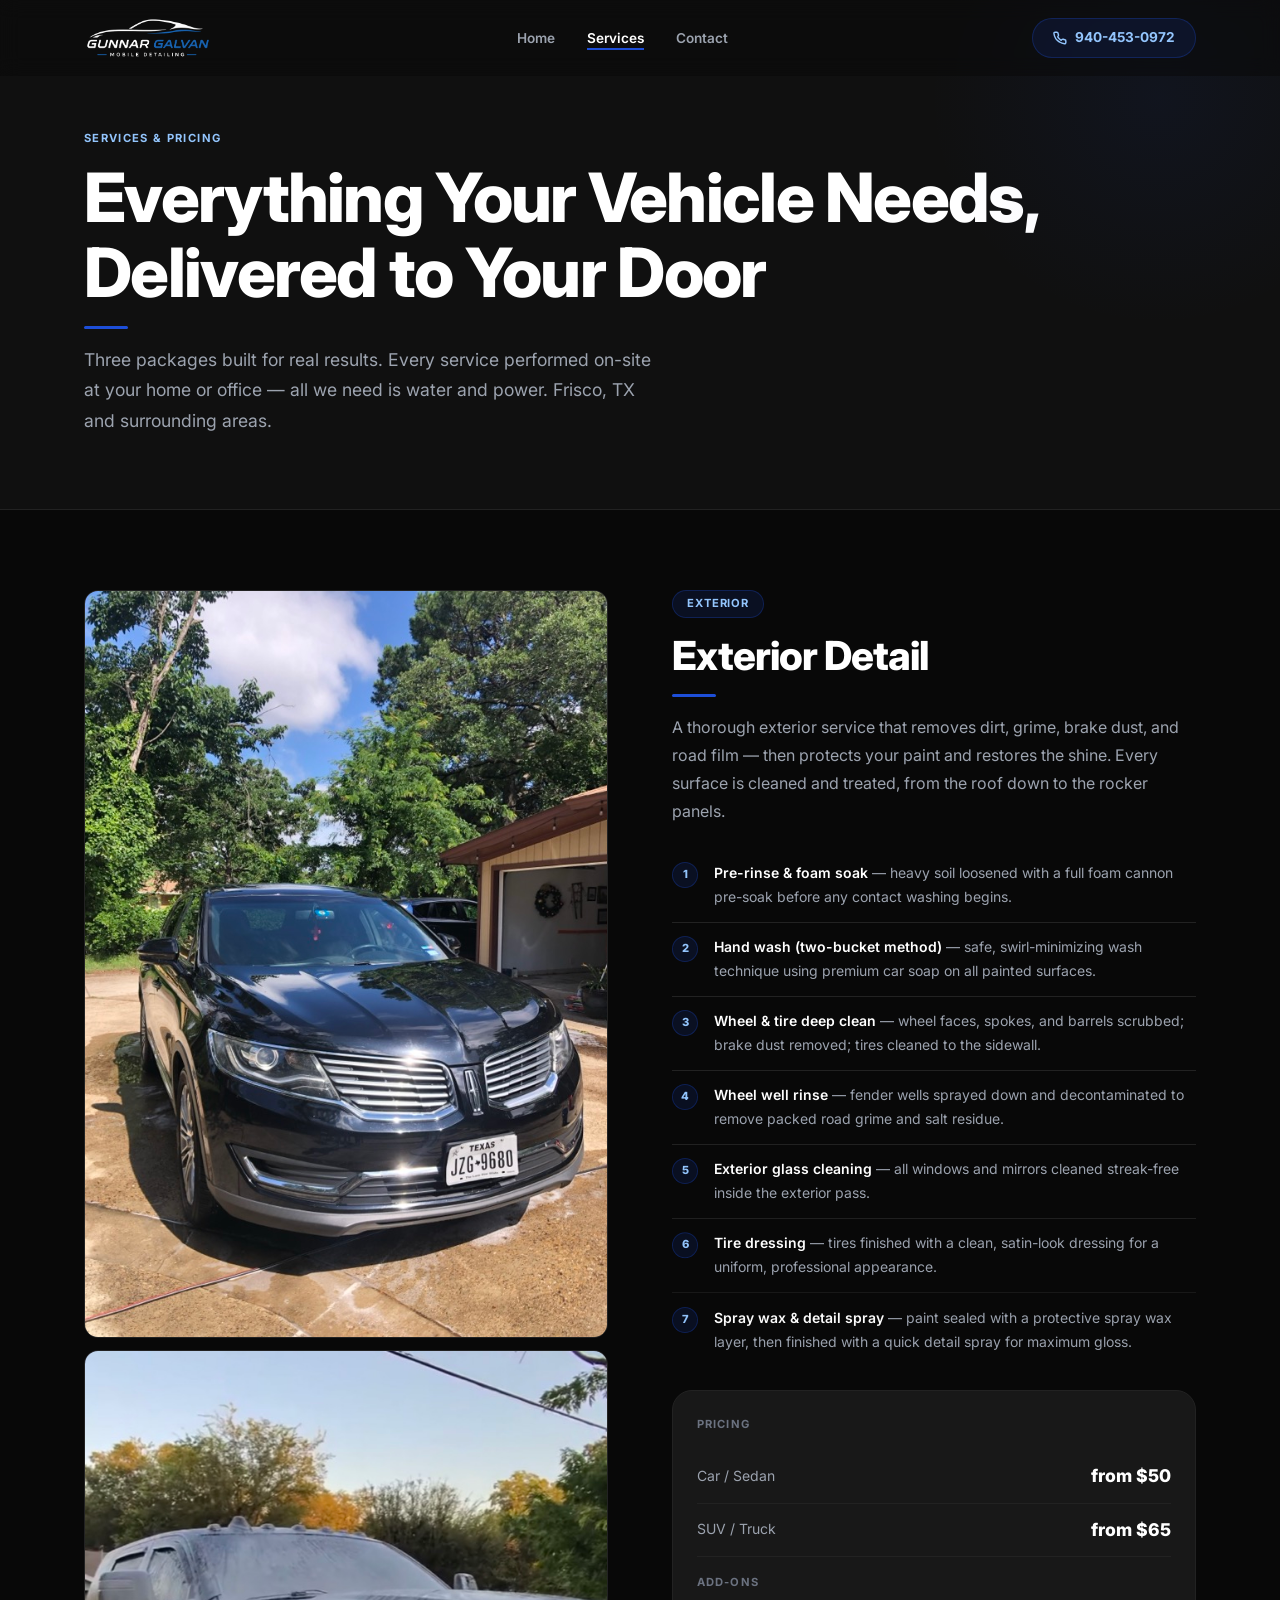
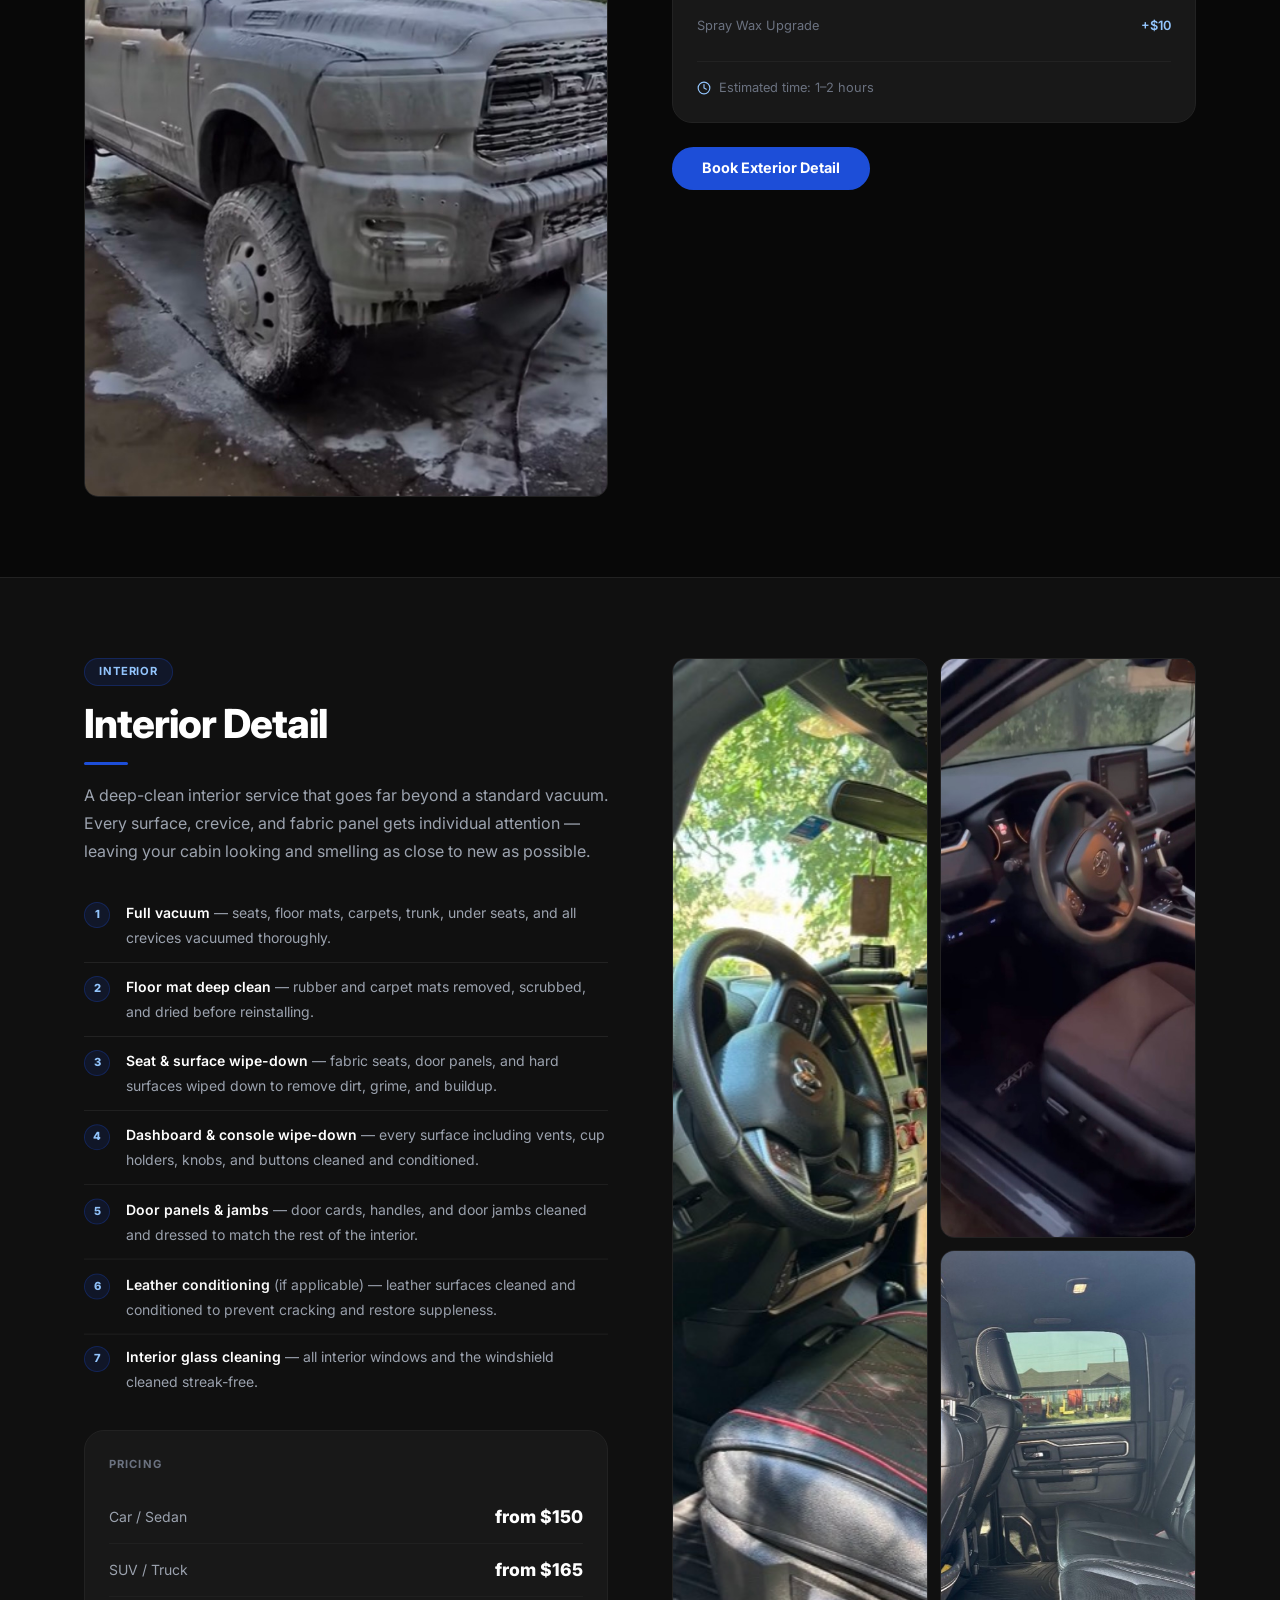
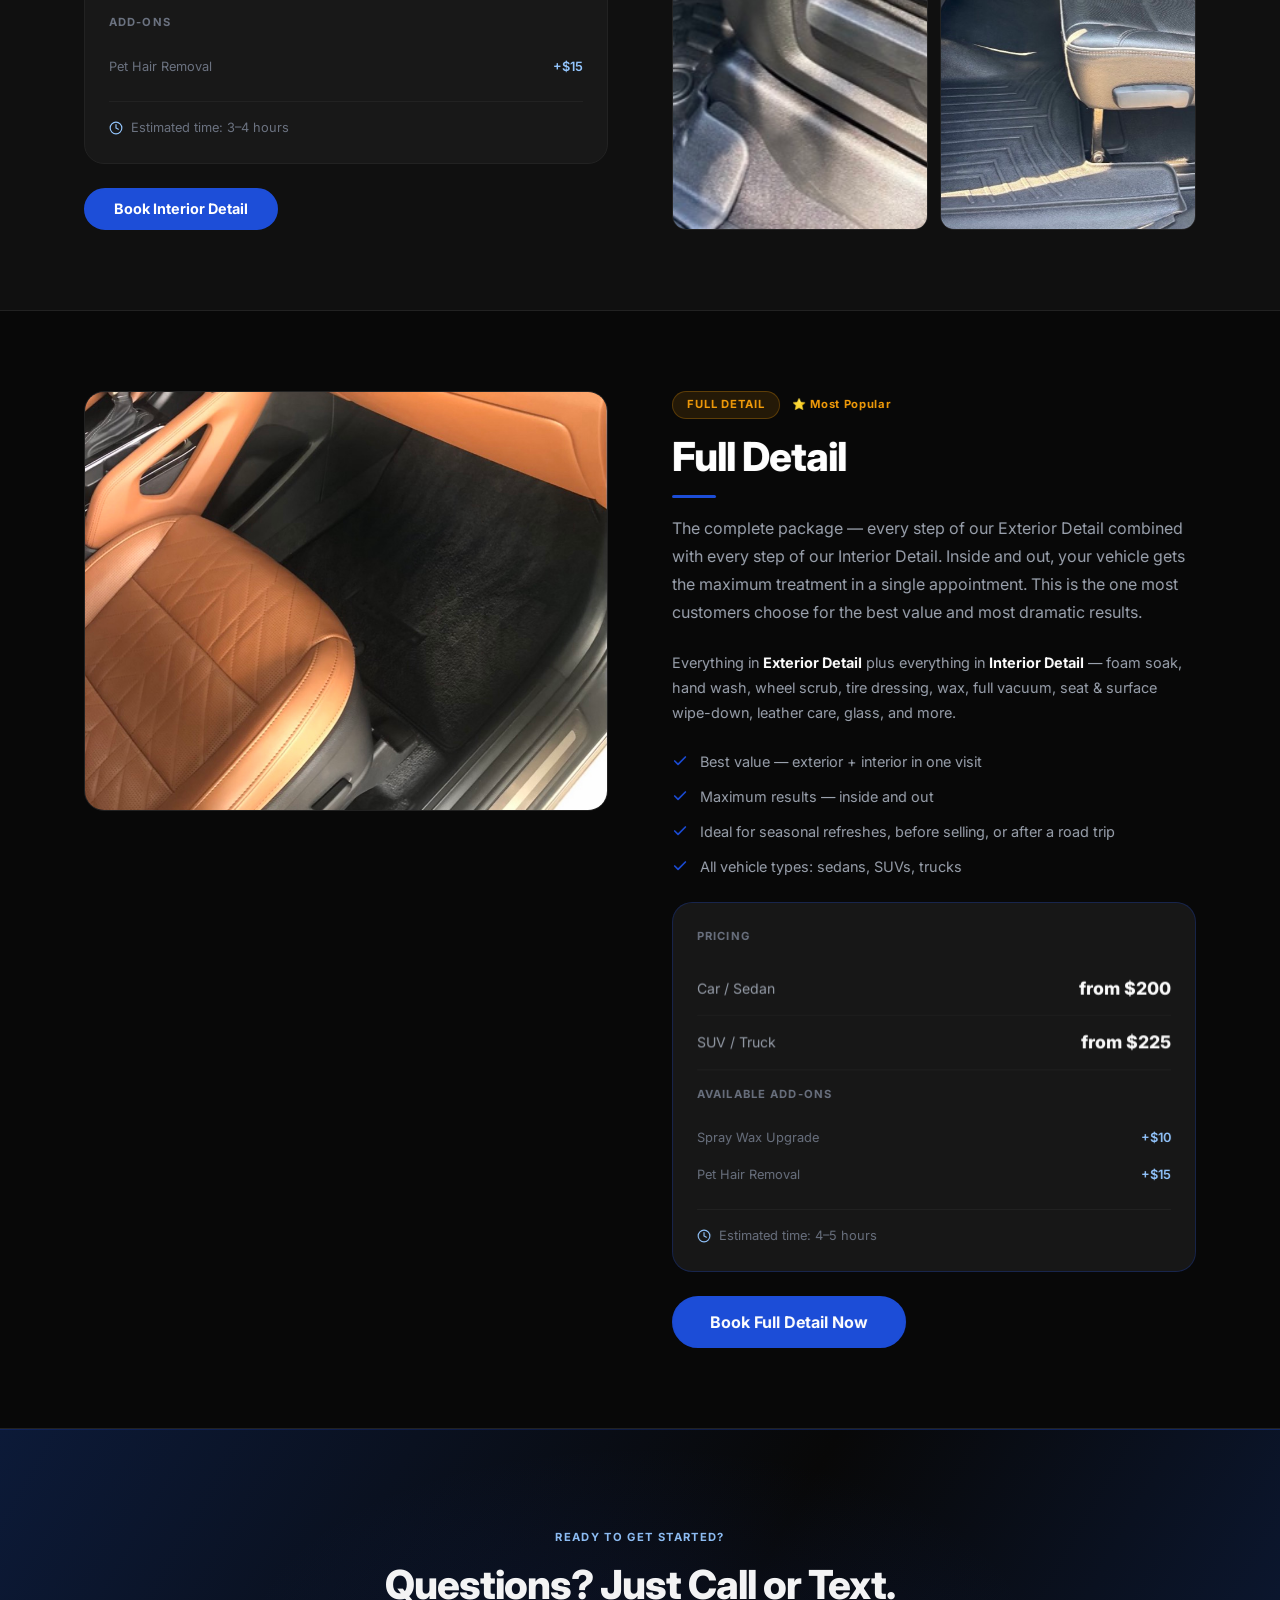
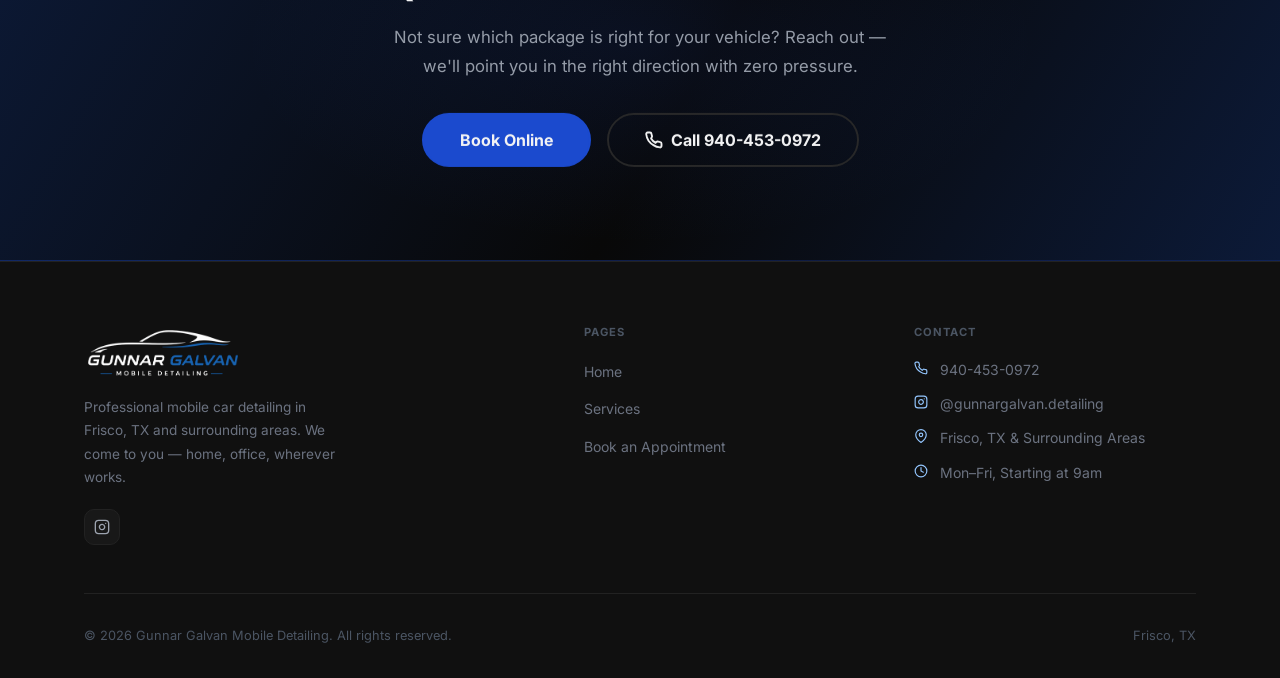
<file: services.html>
<!DOCTYPE html>
<html lang="en">
<head>
  <meta charset="UTF-8">
  <meta name="viewport" content="width=device-width, initial-scale=1.0">
  <title>Services & Pricing | Gunnar Galvan Mobile Detailing</title>
  <meta name="description" content="Exterior detail from $50, Interior detail from $150, Full detail from $200. Mobile car detailing in Frisco, TX. We come to you — call 940-453-0972.">
  <meta name="keywords" content="car detailing prices Frisco TX, exterior detail cost, interior detail pricing, full detail package, mobile detailing services, SUV detailing, truck detailing, auto detail near me, hand car wash Frisco, paint protection, tire dressing, leather conditioning">
  <meta name="robots" content="index, follow, max-image-preview:large, max-snippet:-1">
  <meta name="author" content="Gunnar Galvan Mobile Detailing">
  <meta name="theme-color" content="#080808">

  <!-- Geo / Local SEO -->
  <meta name="geo.region" content="US-TX">
  <meta name="geo.placename" content="Frisco">

  <!-- Open Graph -->
  <meta property="og:type" content="website">
  <meta property="og:site_name" content="Gunnar Galvan Mobile Detailing">
  <meta property="og:title" content="Services & Pricing | Gunnar Galvan Mobile Detailing">
  <meta property="og:description" content="Three detailing packages: Exterior from $50, Interior from $150, Full Detail from $200. Professional mobile service in Frisco, TX.">
  <meta property="og:image" content="images/og-logo.png">
  <meta property="og:locale" content="en_US">

  <!-- Twitter Card -->
  <meta name="twitter:card" content="summary_large_image">
  <meta name="twitter:title" content="Services & Pricing | Gunnar Galvan Mobile Detailing">
  <meta name="twitter:description" content="Exterior from $50, Interior from $150, Full Detail from $200. Mobile car detailing in Frisco, TX — we come to you.">
  <meta name="twitter:image" content="images/og-logo.png">

  <!-- Favicon -->
  <link rel="icon" type="image/png" href="images/favicon-32.png" sizes="32x32">
  <link rel="apple-touch-icon" href="images/apple-touch-icon.png">

  <link rel="preconnect" href="https://fonts.googleapis.com">
  <link rel="preconnect" href="https://fonts.gstatic.com" crossorigin>
  <link href="https://fonts.googleapis.com/css2?family=Inter:wght@400;500;600;700;800&display=swap" rel="stylesheet">
  <link rel="stylesheet" href="css/styles.css">

  <!-- Structured Data: Service + Breadcrumbs -->
  <script type="application/ld+json">
  {
    "@context": "https://schema.org",
    "@type": "Service",
    "serviceType": "Auto Detailing",
    "provider": {
      "@type": "AutoDetailing",
      "name": "Gunnar Galvan Mobile Detailing",
      "telephone": "+1-940-453-0972",
      "address": {
        "@type": "PostalAddress",
        "addressLocality": "Frisco",
        "addressRegion": "TX",
        "addressCountry": "US"
      }
    },
    "areaServed": {
      "@type": "City",
      "name": "Frisco",
      "sameAs": "https://en.wikipedia.org/wiki/Frisco,_Texas"
    },
    "hasOfferCatalog": {
      "@type": "OfferCatalog",
      "name": "Mobile Detailing Packages",
      "itemListElement": [
        {
          "@type": "OfferCatalog",
          "name": "Exterior Detail",
          "itemListElement": [
            {
              "@type": "Offer",
              "itemOffered": { "@type": "Service", "name": "Exterior Detail — Car / Sedan" },
              "priceSpecification": { "@type": "UnitPriceSpecification", "price": "50.00", "priceCurrency": "USD", "unitText": "per vehicle" }
            },
            {
              "@type": "Offer",
              "itemOffered": { "@type": "Service", "name": "Exterior Detail — SUV / Truck" },
              "priceSpecification": { "@type": "UnitPriceSpecification", "price": "65.00", "priceCurrency": "USD", "unitText": "per vehicle" }
            }
          ]
        },
        {
          "@type": "OfferCatalog",
          "name": "Interior Detail",
          "itemListElement": [
            {
              "@type": "Offer",
              "itemOffered": { "@type": "Service", "name": "Interior Detail — Car / Sedan" },
              "priceSpecification": { "@type": "UnitPriceSpecification", "price": "150.00", "priceCurrency": "USD", "unitText": "per vehicle" }
            },
            {
              "@type": "Offer",
              "itemOffered": { "@type": "Service", "name": "Interior Detail — SUV / Truck" },
              "priceSpecification": { "@type": "UnitPriceSpecification", "price": "165.00", "priceCurrency": "USD", "unitText": "per vehicle" }
            }
          ]
        },
        {
          "@type": "OfferCatalog",
          "name": "Full Detail",
          "itemListElement": [
            {
              "@type": "Offer",
              "itemOffered": { "@type": "Service", "name": "Full Detail — Car / Sedan" },
              "priceSpecification": { "@type": "UnitPriceSpecification", "price": "200.00", "priceCurrency": "USD", "unitText": "per vehicle" }
            },
            {
              "@type": "Offer",
              "itemOffered": { "@type": "Service", "name": "Full Detail — SUV / Truck" },
              "priceSpecification": { "@type": "UnitPriceSpecification", "price": "225.00", "priceCurrency": "USD", "unitText": "per vehicle" }
            }
          ]
        }
      ]
    }
  }
  </script>
  <script type="application/ld+json">
  {
    "@context": "https://schema.org",
    "@type": "BreadcrumbList",
    "itemListElement": [
      { "@type": "ListItem", "position": 1, "name": "Home", "item": "index.html" },
      { "@type": "ListItem", "position": 2, "name": "Services & Pricing", "item": "services.html" }
    ]
  }
  </script>
</head>
<body>

  <!-- NAV -->
  <nav class="nav" role="navigation" aria-label="Main navigation">
    <div class="container">
      <div class="nav-inner">
        <a href="index.html" class="nav-logo">
          <img src="images/logo.png" alt="Gunnar Galvan Mobile Detailing" class="logo-img">
        </a>
        <ul class="nav-links" role="list">
          <li><a href="index.html"    class="nav-link" data-page="index.html">Home</a></li>
          <li><a href="services.html" class="nav-link" data-page="services.html">Services</a></li>
          <li><a href="contact.html"  class="nav-link" data-page="contact.html">Contact</a></li>
        </ul>
        <div class="nav-right">
          <a href="tel:9404530972" class="nav-phone-btn">
            <svg width="14" height="14" viewBox="0 0 24 24" fill="none" stroke="currentColor" stroke-width="2.5" stroke-linecap="round" stroke-linejoin="round"><path d="M22 16.92v3a2 2 0 0 1-2.18 2 19.79 19.79 0 0 1-8.63-3.07A19.5 19.5 0 0 1 4.69 13a19.79 19.79 0 0 1-3.07-8.67A2 2 0 0 1 3.61 2h3a2 2 0 0 1 2 1.72 12.84 12.84 0 0 0 .7 2.81 2 2 0 0 1-.45 2.11L8.09 9.91a16 16 0 0 0 6 6l1.27-1.27a2 2 0 0 1 2.11-.45 12.84 12.84 0 0 0 2.81.7A2 2 0 0 1 22 16.92z"/></svg>
            940-453-0972
          </a>
          <button class="nav-toggle" aria-label="Toggle menu" aria-expanded="false">
            <span></span><span></span><span></span>
          </button>
        </div>
      </div>
    </div>
  </nav>

  <div class="nav-mobile" role="dialog" aria-modal="true">
    <a href="index.html"    class="nav-link" data-page="index.html">Home</a>
    <a href="services.html" class="nav-link" data-page="services.html">Services</a>
    <a href="contact.html"  class="nav-link" data-page="contact.html">Contact</a>
    <a href="tel:9404530972" class="nav-phone-btn" style="font-size:1rem;padding:1rem 2rem;">
      <svg width="16" height="16" viewBox="0 0 24 24" fill="none" stroke="currentColor" stroke-width="2.5" stroke-linecap="round" stroke-linejoin="round"><path d="M22 16.92v3a2 2 0 0 1-2.18 2 19.79 19.79 0 0 1-8.63-3.07A19.5 19.5 0 0 1 4.69 13a19.79 19.79 0 0 1-3.07-8.67A2 2 0 0 1 3.61 2h3a2 2 0 0 1 2 1.72 12.84 12.84 0 0 0 .7 2.81 2 2 0 0 1-.45 2.11L8.09 9.91a16 16 0 0 0 6 6l1.27-1.27a2 2 0 0 1 2.11-.45 12.84 12.84 0 0 0 2.81.7A2 2 0 0 1 22 16.92z"/></svg>
      940-453-0972
    </a>
  </div>

  <main>

    <!-- PAGE HERO -->
    <section class="page-hero">
      <div class="container">
        <span class="label-tag">Services &amp; Pricing</span>
        <h1>Everything Your Vehicle Needs,<br>Delivered to Your Door</h1>
        <div class="accent-line"></div>
        <p>Three packages built for real results. Every service performed on-site at your home or office — all we need is water and power. Frisco, TX and surrounding areas.</p>
      </div>
    </section>

    <!-- ======================================================
         EXTERIOR DETAIL
         ====================================================== -->
    <section id="exterior" class="service-block">
      <div class="container">
        <div class="service-block-grid">

          <!-- Images -->
          <div class="svc-mosaic svc-mosaic-stack slide-r">
            <div class="svc-mosaic-img">
              <!-- YOUR IMAGE → images/ext-2.jpg
                   Best: front bumper or hood reflection close-up -->
              <img src="images/ext-2.jpg" alt="Polished hood paint reflection" loading="lazy">
            </div>
            <div class="svc-mosaic-img">
              <!-- YOUR IMAGE → images/ext-3.jpg
                   Best: side panel or headlight close-up -->
              <img src="images/ext-3.jpg" alt="Detailed headlight and paint surface" loading="lazy">
            </div>
          </div>

          <!-- Content -->
          <div class="slide-l">
            <div class="svc-label-row">
              <span class="svc-badge-lg">Exterior</span>
            </div>
            <h2>Exterior Detail</h2>
            <div class="accent-line"></div>
            <p class="svc-desc">A thorough exterior service that removes dirt, grime, brake dust, and road film — then protects your paint and restores the shine. Every surface is cleaned and treated, from the roof down to the rocker panels.</p>

            <div class="steps" role="list" aria-label="What's included">
              <div class="step" role="listitem">
                <div class="step-n" aria-hidden="true">1</div>
                <p><strong>Pre-rinse &amp; foam soak</strong> — heavy soil loosened with a full foam cannon pre-soak before any contact washing begins.</p>
              </div>
              <div class="step" role="listitem">
                <div class="step-n" aria-hidden="true">2</div>
                <p><strong>Hand wash (two-bucket method)</strong> — safe, swirl-minimizing wash technique using premium car soap on all painted surfaces.</p>
              </div>
              <div class="step" role="listitem">
                <div class="step-n" aria-hidden="true">3</div>
                <p><strong>Wheel &amp; tire deep clean</strong> — wheel faces, spokes, and barrels scrubbed; brake dust removed; tires cleaned to the sidewall.</p>
              </div>
              <div class="step" role="listitem">
                <div class="step-n" aria-hidden="true">4</div>
                <p><strong>Wheel well rinse</strong> — fender wells sprayed down and decontaminated to remove packed road grime and salt residue.</p>
              </div>
              <div class="step" role="listitem">
                <div class="step-n" aria-hidden="true">5</div>
                <p><strong>Exterior glass cleaning</strong> — all windows and mirrors cleaned streak-free inside the exterior pass.</p>
              </div>
              <div class="step" role="listitem">
                <div class="step-n" aria-hidden="true">6</div>
                <p><strong>Tire dressing</strong> — tires finished with a clean, satin-look dressing for a uniform, professional appearance.</p>
              </div>
              <div class="step" role="listitem">
                <div class="step-n" aria-hidden="true">7</div>
                <p><strong>Spray wax &amp; detail spray</strong> — paint sealed with a protective spray wax layer, then finished with a quick detail spray for maximum gloss.</p>
              </div>
            </div>

            <div class="pricing-box" aria-label="Exterior pricing">
              <p class="pricing-title">Pricing</p>
              <div class="pricing-row">
                <span class="lbl">Car / Sedan</span>
                <span class="val">from $50</span>
              </div>
              <div class="pricing-row">
                <span class="lbl">SUV / Truck</span>
                <span class="val">from $65</span>
              </div>
              <p class="pricing-title" style="margin-top:1rem;">Add-Ons</p>
              <div class="pricing-addon">
                <span>Spray Wax Upgrade</span>
                <span class="add-val">+$10</span>
              </div>
              <div class="pricing-time">
                <svg width="14" height="14" viewBox="0 0 24 24" fill="none" stroke="currentColor" stroke-width="2" stroke-linecap="round" stroke-linejoin="round"><circle cx="12" cy="12" r="10"/><polyline points="12 6 12 12 16 14"/></svg>
                Estimated time: 1–2 hours
              </div>
            </div>

            <a href="contact.html" class="btn btn-primary">Book Exterior Detail</a>
          </div>

        </div>
      </div>
    </section>

    <!-- ======================================================
         INTERIOR DETAIL
         ====================================================== -->
    <section id="interior" class="service-block" style="background:var(--surface);">
      <div class="container">
        <div class="service-block-grid flip">

          <!-- Images -->
          <div class="svc-mosaic slide-l">
            <div class="svc-mosaic-img tall">
              <!-- YOUR IMAGE → images/int-1.jpg  (tall, portrait)
                   Best: clean seats, fresh carpet, or detailed dashboard shot -->
              <img src="images/int-1.jpg" alt="Spotless detailed car interior" loading="lazy">
            </div>
            <div class="svc-mosaic-img">
              <!-- YOUR IMAGE → images/int-2.jpg
                   Best: dashboard/center console detail -->
              <img src="images/int-2.jpg" alt="Clean dashboard and center console" loading="lazy">
            </div>
            <div class="svc-mosaic-img">
              <!-- YOUR IMAGE → images/int-3.jpg
                   Best: carpet or rear seat area after cleaning -->
              <img src="images/int-3.jpg" alt="Clean carpets and rear seat area" loading="lazy">
            </div>
          </div>

          <!-- Content -->
          <div class="slide-r">
            <div class="svc-label-row">
              <span class="svc-badge-lg">Interior</span>
            </div>
            <h2>Interior Detail</h2>
            <div class="accent-line"></div>
            <p class="svc-desc">A deep-clean interior service that goes far beyond a standard vacuum. Every surface, crevice, and fabric panel gets individual attention — leaving your cabin looking and smelling as close to new as possible.</p>

            <div class="steps" role="list" aria-label="What's included">
              <div class="step" role="listitem">
                <div class="step-n" aria-hidden="true">1</div>
                <p><strong>Full vacuum</strong> — seats, floor mats, carpets, trunk, under seats, and all crevices vacuumed thoroughly.</p>
              </div>
              <div class="step" role="listitem">
                <div class="step-n" aria-hidden="true">2</div>
                <p><strong>Floor mat deep clean</strong> — rubber and carpet mats removed, scrubbed, and dried before reinstalling.</p>
              </div>
              <div class="step" role="listitem">
                <div class="step-n" aria-hidden="true">3</div>
                <p><strong>Seat &amp; surface wipe-down</strong> — fabric seats, door panels, and hard surfaces wiped down to remove dirt, grime, and buildup.</p>
              </div>
              <div class="step" role="listitem">
                <div class="step-n" aria-hidden="true">4</div>
                <p><strong>Dashboard &amp; console wipe-down</strong> — every surface including vents, cup holders, knobs, and buttons cleaned and conditioned.</p>
              </div>
              <div class="step" role="listitem">
                <div class="step-n" aria-hidden="true">5</div>
                <p><strong>Door panels &amp; jambs</strong> — door cards, handles, and door jambs cleaned and dressed to match the rest of the interior.</p>
              </div>
              <div class="step" role="listitem">
                <div class="step-n" aria-hidden="true">6</div>
                <p><strong>Leather conditioning</strong> (if applicable) — leather surfaces cleaned and conditioned to prevent cracking and restore suppleness.</p>
              </div>
              <div class="step" role="listitem">
                <div class="step-n" aria-hidden="true">7</div>
                <p><strong>Interior glass cleaning</strong> — all interior windows and the windshield cleaned streak-free.</p>
              </div>
            </div>

            <div class="pricing-box" aria-label="Interior pricing">
              <p class="pricing-title">Pricing</p>
              <div class="pricing-row">
                <span class="lbl">Car / Sedan</span>
                <span class="val">from $150</span>
              </div>
              <div class="pricing-row">
                <span class="lbl">SUV / Truck</span>
                <span class="val">from $165</span>
              </div>
              <p class="pricing-title" style="margin-top:1rem;">Add-Ons</p>
              <div class="pricing-addon">
                <span>Pet Hair Removal</span>
                <span class="add-val">+$15</span>
              </div>
              <div class="pricing-time">
                <svg width="14" height="14" viewBox="0 0 24 24" fill="none" stroke="currentColor" stroke-width="2" stroke-linecap="round" stroke-linejoin="round"><circle cx="12" cy="12" r="10"/><polyline points="12 6 12 12 16 14"/></svg>
                Estimated time: 3–4 hours
              </div>
            </div>

            <a href="contact.html" class="btn btn-primary">Book Interior Detail</a>
          </div>

        </div>
      </div>
    </section>

    <!-- ======================================================
         FULL DETAIL
         ====================================================== -->
    <section id="full" class="service-block">
      <div class="container">
        <div class="service-block-grid">

          <!-- Image -->
          <div class="svc-solo slide-r">
            <!-- YOUR IMAGE → images/full-detail.jpg
                 Best: stunning full-vehicle shot after a complete detail — exterior gleaming, taken at an angle that shows both the paint and a clean window reflecting the environment -->
            <img src="images/full-detail.jpg" alt="Fully detailed vehicle — complete transformation" loading="lazy">
          </div>

          <!-- Content -->
          <div class="slide-l">
            <div class="svc-label-row">
              <span class="svc-badge-lg gold">Full Detail</span>
              <span class="svc-popular-tag">⭐ Most Popular</span>
            </div>
            <h2>Full Detail</h2>
            <div class="accent-line"></div>
            <p class="svc-desc">The complete package — every step of our Exterior Detail combined with every step of our Interior Detail. Inside and out, your vehicle gets the maximum treatment in a single appointment. This is the one most customers choose for the best value and most dramatic results.</p>

            <p style="color:var(--silver);font-size:0.9rem;margin-bottom:1.5rem;">
              Everything in <strong style="color:var(--white);">Exterior Detail</strong> plus everything in <strong style="color:var(--white);">Interior Detail</strong> — foam soak, hand wash, wheel scrub, tire dressing, wax, full vacuum, seat &amp; surface wipe-down, leather care, glass, and more.
            </p>

            <ul class="about-list" role="list" style="margin-bottom:1.5rem;">
              <li>
                <svg width="16" height="16" viewBox="0 0 24 24" fill="none" stroke="currentColor" stroke-width="2.5" stroke-linecap="round" stroke-linejoin="round"><polyline points="20 6 9 17 4 12"/></svg>
                Best value — exterior + interior in one visit
              </li>
              <li>
                <svg width="16" height="16" viewBox="0 0 24 24" fill="none" stroke="currentColor" stroke-width="2.5" stroke-linecap="round" stroke-linejoin="round"><polyline points="20 6 9 17 4 12"/></svg>
                Maximum results — inside and out
              </li>
              <li>
                <svg width="16" height="16" viewBox="0 0 24 24" fill="none" stroke="currentColor" stroke-width="2.5" stroke-linecap="round" stroke-linejoin="round"><polyline points="20 6 9 17 4 12"/></svg>
                Ideal for seasonal refreshes, before selling, or after a road trip
              </li>
              <li>
                <svg width="16" height="16" viewBox="0 0 24 24" fill="none" stroke="currentColor" stroke-width="2.5" stroke-linecap="round" stroke-linejoin="round"><polyline points="20 6 9 17 4 12"/></svg>
                All vehicle types: sedans, SUVs, trucks
              </li>
            </ul>

            <div class="pricing-box highlight" aria-label="Full detail pricing">
              <p class="pricing-title">Pricing</p>
              <div class="pricing-row">
                <span class="lbl">Car / Sedan</span>
                <span class="val">from $200</span>
              </div>
              <div class="pricing-row">
                <span class="lbl">SUV / Truck</span>
                <span class="val">from $225</span>
              </div>
              <p class="pricing-title" style="margin-top:1rem;">Available Add-Ons</p>
              <div class="pricing-addon">
                <span>Spray Wax Upgrade</span>
                <span class="add-val">+$10</span>
              </div>
              <div class="pricing-addon">
                <span>Pet Hair Removal</span>
                <span class="add-val">+$15</span>
              </div>
              <div class="pricing-time">
                <svg width="14" height="14" viewBox="0 0 24 24" fill="none" stroke="currentColor" stroke-width="2" stroke-linecap="round" stroke-linejoin="round"><circle cx="12" cy="12" r="10"/><polyline points="12 6 12 12 16 14"/></svg>
                Estimated time: 4–5 hours
              </div>
            </div>

            <a href="contact.html" class="btn btn-primary btn-lg">Book Full Detail Now</a>
          </div>

        </div>
      </div>
    </section>

    <!-- CTA -->
    <section class="cta-banner" aria-labelledby="svc-cta-heading">
      <div class="container">
        <span class="label-tag fade-up" style="display:block;margin-bottom:1rem;">Ready to Get Started?</span>
        <h2 id="svc-cta-heading" class="fade-up">Questions? Just Call or Text.</h2>
        <p class="fade-up">Not sure which package is right for your vehicle? Reach out — we'll point you in the right direction with zero pressure.</p>
        <div class="cta-btns fade-up">
          <a href="contact.html" class="btn btn-primary btn-lg">Book Online</a>
          <a href="tel:9404530972" class="btn btn-ghost btn-lg">
            <svg width="18" height="18" viewBox="0 0 24 24" fill="none" stroke="currentColor" stroke-width="2.5" stroke-linecap="round" stroke-linejoin="round"><path d="M22 16.92v3a2 2 0 0 1-2.18 2 19.79 19.79 0 0 1-8.63-3.07A19.5 19.5 0 0 1 4.69 13a19.79 19.79 0 0 1-3.07-8.67A2 2 0 0 1 3.61 2h3a2 2 0 0 1 2 1.72 12.84 12.84 0 0 0 .7 2.81 2 2 0 0 1-.45 2.11L8.09 9.91a16 16 0 0 0 6 6l1.27-1.27a2 2 0 0 1 2.11-.45 12.84 12.84 0 0 0 2.81.7A2 2 0 0 1 22 16.92z"/></svg>
            Call 940-453-0972
          </a>
        </div>
      </div>
    </section>

  </main>

  <!-- FOOTER -->
  <footer class="footer">
    <div class="container">
      <div class="footer-grid">
        <div class="footer-brand">
          <div class="nav-logo">
            <img src="images/logo.png" alt="Gunnar Galvan Mobile Detailing" class="logo-img">
          </div>
          <p>Professional mobile car detailing in Frisco, TX and surrounding areas. We come to you — home, office, wherever works.</p>
          <div class="footer-social">
            <a href="https://instagram.com/gunnargalvan.detailing" target="_blank" rel="noopener noreferrer" class="social-btn" aria-label="Instagram">
              <svg width="16" height="16" viewBox="0 0 24 24" fill="none" stroke="currentColor" stroke-width="2" stroke-linecap="round" stroke-linejoin="round"><rect x="2" y="2" width="20" height="20" rx="5" ry="5"/><path d="M16 11.37A4 4 0 1 1 12.63 8 4 4 0 0 1 16 11.37z"/><line x1="17.5" y1="6.5" x2="17.51" y2="6.5"/></svg>
            </a>
          </div>
        </div>
        <div class="footer-col">
          <h4>Pages</h4>
          <ul class="footer-links" role="list">
            <li><a href="index.html"    class="footer-link">Home</a></li>
            <li><a href="services.html" class="footer-link">Services</a></li>
            <li><a href="contact.html"  class="footer-link">Book an Appointment</a></li>
          </ul>
        </div>
        <div class="footer-col">
          <h4>Contact</h4>
          <div class="footer-contact-item">
            <svg width="14" height="14" viewBox="0 0 24 24" fill="none" stroke="currentColor" stroke-width="2" stroke-linecap="round" stroke-linejoin="round"><path d="M22 16.92v3a2 2 0 0 1-2.18 2 19.79 19.79 0 0 1-8.63-3.07A19.5 19.5 0 0 1 4.69 13a19.79 19.79 0 0 1-3.07-8.67A2 2 0 0 1 3.61 2h3a2 2 0 0 1 2 1.72 12.84 12.84 0 0 0 .7 2.81 2 2 0 0 1-.45 2.11L8.09 9.91a16 16 0 0 0 6 6l1.27-1.27a2 2 0 0 1 2.11-.45 12.84 12.84 0 0 0 2.81.7A2 2 0 0 1 22 16.92z"/></svg>
            <a href="tel:9404530972">940-453-0972</a>
          </div>
          <div class="footer-contact-item">
            <svg width="14" height="14" viewBox="0 0 24 24" fill="none" stroke="currentColor" stroke-width="2" stroke-linecap="round" stroke-linejoin="round"><rect x="2" y="2" width="20" height="20" rx="5" ry="5"/><path d="M16 11.37A4 4 0 1 1 12.63 8 4 4 0 0 1 16 11.37z"/><line x1="17.5" y1="6.5" x2="17.51" y2="6.5"/></svg>
            <a href="https://instagram.com/gunnargalvan.detailing" target="_blank" rel="noopener noreferrer">@gunnargalvan.detailing</a>
          </div>
          <div class="footer-contact-item">
            <svg width="14" height="14" viewBox="0 0 24 24" fill="none" stroke="currentColor" stroke-width="2" stroke-linecap="round" stroke-linejoin="round"><path d="M21 10c0 7-9 13-9 13s-9-6-9-13a9 9 0 0 1 18 0z"/><circle cx="12" cy="10" r="3"/></svg>
            <span>Frisco, TX &amp; Surrounding Areas</span>
          </div>
          <div class="footer-contact-item">
            <svg width="14" height="14" viewBox="0 0 24 24" fill="none" stroke="currentColor" stroke-width="2" stroke-linecap="round" stroke-linejoin="round"><circle cx="12" cy="12" r="10"/><polyline points="12 6 12 12 16 14"/></svg>
            <span>Mon–Fri, Starting at 9am</span>
          </div>
        </div>
      </div>
      <div class="footer-bottom">
        <span>&copy; 2026 Gunnar Galvan Mobile Detailing. All rights reserved.</span>
        <span>Frisco, TX</span>
      </div>
    </div>
  </footer>

  <script src="js/gsap.min.js"></script>
  <script src="js/ScrollTrigger.min.js"></script>
  <script src="js/main.js"></script>
</body>
</html>
</file>
<file: css/styles.css>
/* ============================================================
   GUNNAR GALVAN MOBILE DETAILING — Premium Stylesheet
   Design System: Material 3 · WCAG 2.2 AA · 4dp grid
   ============================================================ */

/* === RESET === */
*, *::before, *::after { box-sizing: border-box; margin: 0; padding: 0; }
[hidden] { display: none !important; }
html { scroll-behavior: smooth; color-scheme: dark; }
body {
  font-family: 'Inter', system-ui, -apple-system, sans-serif;
  background: var(--bg);
  color: var(--text);
  line-height: 1.6;
  -webkit-font-smoothing: antialiased;
  overflow-x: hidden;
}
img { max-width: 100%; height: auto; display: block; }
a { text-decoration: none; color: inherit; }
ul { list-style: none; }
button { cursor: pointer; font-family: inherit; }

/* === DESIGN TOKENS === */
:root {
  --bg:           #080808;
  --surface:      #101010;
  --card:         #181818;
  --card-hover:   #1e1e1e;
  --border:       #222222;
  --border-mid:   #2a2a2a;

  --accent:       #1d4ed8;
  --accent-dark:  #1e40af;
  --accent-light: #93c5fd;
  --accent-glow:  rgba(29, 78, 216, 0.12);
  --accent-border:rgba(29, 78, 216, 0.28);

  --gold:         #f59e0b;
  --gold-glow:    rgba(245, 158, 11, 0.12);
  --gold-border:  rgba(245, 158, 11, 0.28);

  --white:        #ffffff;
  --text:         #f0f0f0;
  --silver:       #9ca3af;
  --muted:        #6b7280;
  --dim:          #4b5563;

  /* 4dp spacing grid */
  --s1:  0.25rem;
  --s2:  0.5rem;
  --s3:  0.75rem;
  --s4:  1rem;
  --s5:  1.25rem;
  --s6:  1.5rem;
  --s8:  2rem;
  --s10: 2.5rem;
  --s12: 3rem;
  --s16: 4rem;
  --s20: 5rem;
  --s24: 6rem;
  --s32: 8rem;

  /* Radius */
  --r-sm: 6px;
  --r-md: 10px;
  --r-lg: 14px;
  --r-xl: 20px;
  --r-2xl:28px;
  --r-full: 9999px;

  /* Transitions */
  --ease:      0.3s cubic-bezier(0.4, 0, 0.2, 1);
  --ease-fast: 0.15s cubic-bezier(0.4, 0, 0.2, 1);

  /* Shadows */
  --shadow-card: 0 4px 24px rgba(0,0,0,0.4);
  --shadow-blue: 0 0 32px rgba(29,78,216,0.18);
  --shadow-up:   0 -8px 32px rgba(0,0,0,0.3);
}

/* === LAYOUT === */
.container { max-width: 1160px; margin: 0 auto; padding: 0 var(--s6); }
.section    { padding: var(--s24) 0; }
.section-sm { padding: var(--s16) 0; }

/* === TYPOGRAPHY === */
h1, h2, h3, h4 { font-weight: 800; line-height: 1.1; letter-spacing: -0.025em; color: var(--white); }
h1 { font-size: clamp(2.25rem, 5.5vw, 4.25rem); }
h2 { font-size: clamp(1.75rem, 3.5vw, 2.5rem); }
h3 { font-size: clamp(1.25rem, 2vw, 1.5rem); }
p  { color: var(--silver); line-height: 1.75; }

.label-tag {
  display: inline-block;
  font-size: 0.7rem;
  font-weight: 700;
  text-transform: uppercase;
  letter-spacing: 0.12em;
  color: var(--accent-light);
  margin-bottom: var(--s3);
}

/* === SECTION HEADER === */
.section-header { margin-bottom: var(--s12); }
.section-header.center { text-align: center; max-width: 640px; margin-left: auto; margin-right: auto; }
.section-header h2 { margin-bottom: var(--s4); }
.section-header p   { font-size: 1.1rem; }
.accent-line {
  width: 44px; height: 3px;
  background: var(--accent);
  border-radius: var(--r-full);
  margin: var(--s4) 0;
}
.accent-line.center { margin-left: auto; margin-right: auto; }

/* === BUTTONS === */
.btn {
  display: inline-flex; align-items: center; gap: var(--s2);
  padding: 0.75rem 1.75rem;
  border-radius: var(--r-full);
  font-size: 0.9rem; font-weight: 700;
  border: 2px solid transparent;
  transition: var(--ease);
  white-space: nowrap;
  line-height: 1;
}
.btn-primary {
  background: var(--accent); color: var(--white); border-color: var(--accent);
}
.btn-primary:hover {
  background: var(--accent-dark); border-color: var(--accent-dark);
  transform: translateY(-2px); box-shadow: var(--shadow-blue);
}
.btn-ghost {
  background: transparent; color: var(--white); border-color: var(--border-mid);
}
.btn-ghost:hover {
  border-color: var(--silver); background: rgba(255,255,255,0.05);
  transform: translateY(-2px);
}
.btn-lg { padding: 1rem 2.25rem; font-size: 1rem; }

/* ============================================================
   NAVIGATION
   ============================================================ */
.nav {
  position: fixed; top: 0; left: 0; right: 0;
  z-index: 900;
  padding: var(--s4) 0;
  transition: var(--ease);
  background: rgba(8,8,8,0.5);
  backdrop-filter: blur(10px);
  -webkit-backdrop-filter: blur(10px);
}
.nav.scrolled {
  background: rgba(8,8,8,0.94);
  backdrop-filter: blur(16px);
  -webkit-backdrop-filter: blur(16px);
  border-bottom: 1px solid var(--border);
  padding: var(--s3) 0;
}
.nav-inner { display: flex; align-items: center; justify-content: space-between; gap: var(--s8); }
.nav-logo {
  font-size: 1.05rem; font-weight: 800; letter-spacing: -0.02em;
  color: var(--white); flex-shrink: 0; line-height: 1.2;
}
.nav-logo .logo-dot { color: var(--accent); }
.nav-logo .logo-sub { display: block; font-size: 0.65rem; font-weight: 500; color: var(--muted); letter-spacing: 0.08em; text-transform: uppercase; margin-top: 1px; }
.logo-img { height: 44px; width: auto; display: block; }
.footer-brand .logo-img { height: 54px; }

.nav-links { display: flex; align-items: center; gap: var(--s8); }
.nav-link {
  font-size: 0.85rem; font-weight: 600; color: var(--silver);
  position: relative; transition: color var(--ease-fast);
}
.nav-link::after {
  content: ''; position: absolute;
  bottom: -4px; left: 0; right: 0;
  height: 2px; background: var(--accent);
  transform: scaleX(0); transform-origin: left;
  transition: transform var(--ease-fast);
}
.nav-link:hover, .nav-link.active { color: var(--white); }
.nav-link:hover::after, .nav-link.active::after { transform: scaleX(1); }

.nav-right { display: flex; align-items: center; gap: var(--s4); flex-shrink: 0; }
.nav-phone-btn {
  display: flex; align-items: center; gap: var(--s2);
  padding: var(--s2) var(--s5);
  background: var(--accent-glow);
  border: 1px solid var(--accent-border);
  border-radius: var(--r-full);
  color: var(--accent-light);
  font-size: 0.85rem; font-weight: 700;
  transition: var(--ease);
}
.nav-phone-btn:hover { background: var(--accent); color: var(--white); border-color: var(--accent); }

.nav-toggle {
  display: none; flex-direction: column; gap: 5px;
  background: none; border: none; padding: var(--s2);
}
.nav-toggle span { display: block; width: 22px; height: 2px; background: var(--white); transition: var(--ease); }
.nav-toggle.open span:nth-child(1) { transform: rotate(45deg) translate(5px, 5px); }
.nav-toggle.open span:nth-child(2) { opacity: 0; transform: scaleX(0); }
.nav-toggle.open span:nth-child(3) { transform: rotate(-45deg) translate(5px, -5px); }

.nav-mobile {
  display: none; position: fixed; inset: 0;
  background: rgba(8,8,8,0.82);
  backdrop-filter: blur(24px);
  -webkit-backdrop-filter: blur(24px);
  z-index: 890;
  flex-direction: column; align-items: center; justify-content: center; gap: var(--s10);
}
.nav-mobile.open { display: flex; }
.nav-mobile .nav-link { font-size: 2rem; font-weight: 800; color: var(--white); }
.nav-mobile .nav-link::after { display: none; }
.nav-mobile .nav-link:hover { color: var(--accent); }
.nav-mobile .nav-phone-btn { font-size: 1rem; padding: var(--s3) var(--s8); }

/* ============================================================
   HERO
   ============================================================ */
.hero {
  position: relative; min-height: 100vh;
  display: flex; align-items: center;
  overflow: hidden;
}
.hero-bg {
  position: absolute; inset: 0;
  background: var(--surface);
}
.hero-bg img {
  width: 100%; height: 130%;
  object-fit: cover; opacity: 0.65;
  will-change: transform;
}
.hero-overlay {
  position: absolute; inset: 0;
  background: linear-gradient(110deg, rgba(8,8,8,0.55) 20%, rgba(8,8,8,0.15) 100%);
}
/* Subtle blue radial glow */
.hero-glow {
  position: absolute; inset: 0; pointer-events: none;
  background: radial-gradient(ellipse 60% 60% at 20% 50%, rgba(29,78,216,0.08) 0%, transparent 70%);
}
.hero-content {
  position: relative; z-index: 2;
  padding: 120px 0 80px;
  max-width: 800px;
}
.hero-badge {
  display: inline-flex; align-items: center; gap: var(--s2);
  padding: var(--s1) var(--s4);
  background: var(--accent-glow); border: 1px solid var(--accent-border);
  border-radius: var(--r-full);
  font-size: 0.7rem; font-weight: 700; letter-spacing: 0.1em; text-transform: uppercase;
  color: var(--accent-light); margin-bottom: var(--s6);
}
.hero h1 { margin-bottom: var(--s6); color: var(--white); }
.hero h1 em { font-style: normal; color: var(--accent-light); }
.hero-sub {
  font-size: clamp(1rem, 2vw, 1.2rem); color: var(--silver);
  max-width: 540px; margin-bottom: var(--s10); line-height: 1.75;
}
.hero-actions { display: flex; flex-wrap: wrap; gap: var(--s4); margin-bottom: var(--s12); }
.hero-tel {
  display: flex; align-items: center; gap: var(--s3);
  padding: 0.75rem 1.5rem;
  background: rgba(255,255,255,0.06); border: 1px solid rgba(255,255,255,0.14);
  border-radius: var(--r-full); color: var(--white);
  font-size: 1.1rem; font-weight: 800; transition: var(--ease);
}
.hero-tel:hover { background: rgba(255,255,255,0.1); border-color: rgba(255,255,255,0.3); }
.hero-tel svg { color: var(--accent); }

.hero-stats {
  display: flex; gap: var(--s8);
  padding-top: var(--s8); border-top: 1px solid var(--border);
  flex-wrap: wrap;
}
.hero-stat-val { font-size: 1.6rem; font-weight: 800; color: var(--white); line-height: 1; }
.hero-stat-lbl { font-size: 0.75rem; color: var(--muted); margin-top: var(--s1); }

.scroll-hint {
  position: absolute; bottom: var(--s8); left: 50%;
  transform: translateX(-50%); z-index: 2;
  display: flex; flex-direction: column; align-items: center; gap: var(--s2);
  color: var(--dim); font-size: 0.7rem; letter-spacing: 0.1em; text-transform: uppercase;
}
.scroll-line {
  width: 1px; height: 44px;
  background: linear-gradient(to bottom, var(--dim), transparent);
  animation: pulse-line 2s ease-in-out infinite;
}
@keyframes pulse-line { 0%,100%{opacity:0.3} 50%{opacity:1} }

/* ============================================================
   SERVICE CARDS (Home page)
   ============================================================ */
.services-grid { display: grid; grid-template-columns: repeat(3, 1fr); gap: var(--s6); }

.svc-card {
  background: var(--card); border: 1px solid var(--border);
  border-radius: var(--r-xl); overflow: hidden;
  transition: var(--ease); position: relative;
}
.svc-card:hover {
  border-color: var(--accent-border); transform: translateY(-6px);
  box-shadow: var(--shadow-card), var(--shadow-blue);
}
.svc-card-media {
  height: 200px; overflow: hidden; background: var(--surface);
  position: relative;
}
.svc-card-media img {
  width: 100%; height: 100%; object-fit: cover;
  transition: transform 0.7s cubic-bezier(0.4,0,0.2,1);
}
.svc-card:hover .svc-card-media img { transform: scale(1.06); }
/* Fallback gradient when image missing */
.svc-card-media::before {
  content: ''; position: absolute; inset: 0;
  background: linear-gradient(135deg, #1a1f2e 0%, var(--surface) 100%);
  z-index: 0;
}
.svc-card-media img { position: relative; z-index: 1; }

.svc-badge {
  position: absolute; top: var(--s4); left: var(--s4); z-index: 2;
  padding: 3px 12px; border-radius: var(--r-full);
  font-size: 0.7rem; font-weight: 700; letter-spacing: 0.06em;
  background: var(--accent-glow); border: 1px solid var(--accent-border); color: var(--accent-light);
}
.svc-badge.popular {
  background: var(--gold-glow); border-color: var(--gold-border); color: var(--gold);
}

.svc-card-body { padding: var(--s6); }
.svc-card-body h3 { color: var(--white); margin-bottom: var(--s2); }
.svc-card-body p { font-size: 0.875rem; margin-bottom: var(--s5); }

.svc-price { display: flex; align-items: baseline; gap: 4px; margin-bottom: var(--s5); }
.svc-price .from { font-size: 0.75rem; color: var(--muted); }
.svc-price .amount { font-size: 1.6rem; font-weight: 800; color: var(--white); }
.svc-price .unit { font-size: 0.75rem; color: var(--muted); }
.svc-price .plus { font-size: 0.75rem; color: var(--muted); margin-left: var(--s2); }

/* ============================================================
   WHY CHOOSE US
   ============================================================ */
.why-section { background: var(--surface); }
.why-grid { display: grid; grid-template-columns: repeat(2, 1fr); gap: var(--s5); }
.why-card {
  background: var(--card); border: 1px solid var(--border);
  border-radius: var(--r-xl); padding: var(--s8);
  transition: var(--ease);
}
.why-card:hover { border-color: var(--accent-border); transform: translateY(-3px); }
.why-icon {
  width: 48px; height: 48px; border-radius: var(--r-lg);
  background: var(--accent-glow); border: 1px solid var(--accent-border);
  display: flex; align-items: center; justify-content: center;
  color: var(--accent-light); margin-bottom: var(--s5);
}
.why-card h3 { font-size: 1.1rem; color: var(--white); margin-bottom: var(--s2); }
.why-card p { font-size: 0.875rem; }

/* ============================================================
   ABOUT STRIP (Home)
   ============================================================ */
.about-strip {
  display: grid; grid-template-columns: 1fr 1fr;
  gap: var(--s16); align-items: center;
}
.about-img-wrap {
  position: relative; border-radius: var(--r-2xl); overflow: hidden;
  background: var(--card); border: 1px solid var(--border);
  height: 420px;
}
.about-img-wrap img { width: 100%; height: 100%; object-fit: cover; }
.about-img-wrap::before {
  content: ''; position: absolute; inset: 0;
  background: linear-gradient(135deg, #0d1a30 0%, var(--surface) 100%); z-index: 0;
}
.about-img-wrap img { position: relative; z-index: 1; }

.about-content .label-tag { display: block; }
.about-content h2 { margin-bottom: var(--s4); }
.about-content p { margin-bottom: var(--s4); }
.about-list { margin: var(--s6) 0 var(--s8); display: flex; flex-direction: column; gap: var(--s3); }
.about-list li {
  display: flex; align-items: center; gap: var(--s3);
  color: var(--silver); font-size: 0.9rem;
}
.about-list li svg { color: var(--accent); flex-shrink: 0; }

/* ============================================================
   CTA BANNER
   ============================================================ */
.cta-banner {
  background: linear-gradient(120deg, #0c1a38 0%, #080808 55%, #0c1a38 100%);
  border-top: 1px solid var(--accent-border);
  border-bottom: 1px solid var(--accent-border);
  padding: var(--s24) 0; text-align: center;
  position: relative; overflow: hidden;
}
.cta-banner::before {
  content: ''; position: absolute; top: 50%; left: 50%;
  transform: translate(-50%,-50%);
  width: 800px; height: 400px;
  background: radial-gradient(ellipse, rgba(29,78,216,0.1) 0%, transparent 70%);
  pointer-events: none;
}
.cta-banner h2 { color: var(--white); margin-bottom: var(--s4); position: relative; }
.cta-banner p  { max-width: 500px; margin: 0 auto var(--s8); font-size: 1.05rem; position: relative; }
.cta-btns { display: flex; gap: var(--s4); justify-content: center; flex-wrap: wrap; position: relative; }

/* ============================================================
   SERVICES PAGE
   ============================================================ */
.page-hero {
  padding: 130px 0 72px;
  background: var(--surface); border-bottom: 1px solid var(--border);
  position: relative; overflow: hidden;
}
.page-hero::after {
  content: ''; position: absolute; top: -30%; right: -10%;
  width: 500px; height: 500px;
  background: radial-gradient(circle, rgba(29,78,216,0.07) 0%, transparent 65%);
  pointer-events: none;
}
.page-hero .label-tag { display: block; }
.page-hero h1 { margin-bottom: var(--s4); }
.page-hero p  { font-size: 1.1rem; max-width: 580px; }

.service-block { padding: var(--s20) 0; border-bottom: 1px solid var(--border); }
.service-block:last-child { border-bottom: none; }
.service-block-grid {
  display: grid; grid-template-columns: 1fr 1fr;
  gap: var(--s16); align-items: stretch;
}
.service-block-grid.flip { direction: rtl; }
.service-block-grid.flip > * { direction: ltr; }

/* Image mosaic */
.svc-mosaic { display: grid; grid-template-columns: 1fr 1fr; gap: var(--s3); height: 100%; grid-template-rows: 1fr 1fr; }
.svc-mosaic-img {
  border-radius: var(--r-lg); overflow: hidden;
  background: var(--card); border: 1px solid var(--border);
  position: relative;
}
.svc-mosaic-img.tall { grid-row: span 2; }
.svc-mosaic-img img { width: 100%; height: 100%; object-fit: cover; }
.svc-mosaic-img::before {
  content: ''; position: absolute; inset: 0; z-index: 0;
  background: linear-gradient(135deg, #1a1a2e, var(--surface));
}
.svc-mosaic-img img { position: relative; z-index: 1; }
/* Height helpers — desktop: grid manages height; fixed heights restored in ≤1024px */
.svc-mosaic-img:not(.tall) { height: auto; }
.svc-mosaic-img.tall { height: auto; }

/* Stacked 1-2-3 variant for Exterior Detail on desktop */
.svc-mosaic-stack {
  grid-template-columns: 1fr;
  grid-template-rows: 1fr 1fr;
}

.svc-solo {
  border-radius: var(--r-xl); overflow: hidden;
  background: var(--card); border: 1px solid var(--border);
  height: 420px; position: relative;
}
.svc-solo img { width: 100%; height: 100%; object-fit: cover; position: relative; z-index: 1; }
.svc-solo::before {
  content: ''; position: absolute; inset: 0; z-index: 0;
  background: linear-gradient(135deg, #1a1a2e, var(--surface));
}

/* Service content */
.svc-label-row { display: flex; align-items: center; gap: var(--s3); margin-bottom: var(--s4); }
.svc-badge-lg {
  padding: 4px 14px; border-radius: var(--r-full);
  font-size: 0.7rem; font-weight: 700; letter-spacing: 0.08em; text-transform: uppercase;
  background: var(--accent-glow); border: 1px solid var(--accent-border); color: var(--accent-light);
}
.svc-badge-lg.gold {
  background: var(--gold-glow); border-color: var(--gold-border); color: var(--gold);
}
.svc-popular-tag {
  font-size: 0.7rem; font-weight: 700; color: var(--gold); letter-spacing: 0.06em;
}

.svc-desc { font-size: 1rem; margin-bottom: var(--s6); }

/* Steps */
.steps { margin: var(--s6) 0; }
.step {
  display: flex; gap: var(--s4);
  padding: var(--s3) 0;
  border-bottom: 1px solid var(--border);
}
.step:last-child { border-bottom: none; }
.step-n {
  width: 26px; height: 26px; flex-shrink: 0; margin-top: 1px;
  background: var(--accent-glow); border: 1px solid var(--accent-border);
  border-radius: var(--r-full);
  display: flex; align-items: center; justify-content: center;
  font-size: 0.7rem; font-weight: 800; color: var(--accent-light);
}
.step p { font-size: 0.875rem; color: var(--silver); }
.step p strong { color: var(--white); font-weight: 600; }

/* Pricing card */
.pricing-box {
  background: var(--card); border: 1px solid var(--border);
  border-radius: var(--r-xl); padding: var(--s6); margin: var(--s6) 0;
}
.pricing-box.highlight { border-color: var(--accent-border); }
.pricing-title { font-size: 0.7rem; font-weight: 700; text-transform: uppercase;
  letter-spacing: 0.1em; color: var(--muted); margin-bottom: var(--s4); }
.pricing-row {
  display: flex; justify-content: space-between; align-items: center;
  padding: var(--s3) 0; border-bottom: 1px solid var(--border);
}
.pricing-row:last-child { border-bottom: none; }
.pricing-row .lbl { font-size: 0.875rem; color: var(--silver); }
.pricing-row .val { font-size: 1.1rem; font-weight: 800; color: var(--white); }
.pricing-addon {
  display: flex; justify-content: space-between;
  padding: var(--s2) 0;
  font-size: 0.8rem; color: var(--muted);
}
.pricing-addon .add-val { color: var(--accent-light); font-weight: 600; }
.pricing-time {
  display: flex; align-items: center; gap: var(--s2);
  margin-top: var(--s4); padding-top: var(--s4);
  border-top: 1px solid var(--border);
  font-size: 0.8rem; color: var(--muted);
}
.pricing-time svg { color: var(--accent-light); }

/* ============================================================
   CONTACT PAGE
   ============================================================ */
.contact-wrap { display: grid; grid-template-columns: 1.3fr 1fr; gap: var(--s12); align-items: start; }

.contact-form-card {
  background: var(--card); border: 1px solid var(--border);
  border-radius: var(--r-xl); padding: var(--s8);
}
.contact-form-card h2 { margin-bottom: var(--s2); }
.contact-form-card > p { margin-bottom: var(--s8); font-size: 0.9rem; }

.form-success {
  display: flex; flex-direction: column; align-items: center;
  text-align: center; padding: var(--s12) var(--s8);
  gap: var(--s4);
}
.form-success h3 { font-size: 1.4rem; color: var(--white); }
.form-success p  { color: var(--silver); font-size: 0.95rem; }

.form-row { display: grid; grid-template-columns: 1fr 1fr; gap: var(--s4); }
.form-group { margin-bottom: var(--s5); }
.form-group label {
  display: block; font-size: 0.8rem; font-weight: 600;
  color: var(--silver); margin-bottom: var(--s2);
}
.form-group input,
.form-group select,
.form-group textarea {
  width: 100%; background: var(--surface);
  border: 1px solid var(--border-mid); border-radius: var(--r-md);
  padding: 0.75rem 1rem;
  color: var(--white); font-size: 0.9rem; font-family: inherit;
  transition: border-color var(--ease-fast), box-shadow var(--ease-fast);
  outline: none; color-scheme: dark;
  -webkit-text-fill-color: var(--white);
}
.form-group input:focus,
.form-group select:focus,
.form-group textarea:focus {
  border-color: var(--accent);
  box-shadow: 0 0 0 3px var(--accent-glow);
}
.form-group select { cursor: pointer; }
.form-group textarea { resize: vertical; min-height: 130px; }
/* Chrome autofill dark mode fix */
input:-webkit-autofill { -webkit-box-shadow: 0 0 0 100px var(--surface) inset; -webkit-text-fill-color: var(--white); }

.info-sidebar { display: flex; flex-direction: column; gap: var(--s4); }

.info-card {
  background: var(--card); border: 1px solid var(--border);
  border-radius: var(--r-xl); padding: var(--s6);
}
.info-card h3 { font-size: 1rem; color: var(--white); margin-bottom: var(--s5); }
.info-item {
  display: flex; gap: var(--s4);
  padding: var(--s4) 0; border-bottom: 1px solid var(--border);
}
.info-item:last-child { border-bottom: none; }
.info-icon {
  width: 38px; height: 38px; flex-shrink: 0; border-radius: var(--r-md);
  background: var(--accent-glow); border: 1px solid var(--accent-border);
  display: flex; align-items: center; justify-content: center;
  color: var(--accent-light);
}
.info-lbl { font-size: 0.7rem; color: var(--muted); text-transform: uppercase; letter-spacing: 0.08em; margin-bottom: 3px; }
.info-val { font-size: 0.95rem; font-weight: 700; color: var(--white); }
.info-val a { color: var(--white); transition: color var(--ease-fast); }
.info-val a:hover { color: var(--accent-light); }

.review-card {
  background: linear-gradient(135deg, #0d1b38, var(--card));
  border: 1px solid var(--accent-border);
  border-radius: var(--r-xl); padding: var(--s6); text-align: center;
}
.stars { display: flex; justify-content: center; gap: 4px; margin-bottom: var(--s4); }
.stars svg { color: var(--gold); }
.review-card h3 { font-size: 1.1rem; color: var(--white); margin-bottom: var(--s2); }
.review-card p { font-size: 0.875rem; margin-bottom: var(--s5); }

/* Instagram full-width CTA (contact page) */
.insta-cta {
  margin-top: var(--s8);
  background: linear-gradient(135deg, #0d1b38, var(--card));
  border: 1px solid var(--accent-border);
  border-radius: var(--r-xl);
  padding: var(--s8) var(--s10);
  display: flex; align-items: center;
  justify-content: space-between; gap: var(--s8);
}
.insta-cta-inner { display: flex; align-items: center; gap: var(--s5); flex: 1; }
.insta-cta-icon {
  width: 56px; height: 56px; flex-shrink: 0; border-radius: var(--r-lg);
  background: var(--accent-glow); border: 1px solid var(--accent-border);
  display: flex; align-items: center; justify-content: center; color: var(--accent-light);
}
.insta-cta-text h3 { font-size: 1.2rem; color: var(--white); margin-bottom: var(--s1); }
.insta-cta-text p  { font-size: 0.9rem; }

/* ============================================================
   FOOTER
   ============================================================ */
.footer {
  background: var(--surface); border-top: 1px solid var(--border);
  padding: var(--s16) 0 var(--s8);
}
.footer-grid {
  display: grid; grid-template-columns: 1.6fr 1fr 1fr;
  gap: var(--s12); margin-bottom: var(--s12);
}
.footer-brand .nav-logo { font-size: 1rem; }
.footer-brand p {
  font-size: 0.85rem; color: var(--muted); line-height: 1.7;
  margin-top: var(--s4); max-width: 260px;
}
.footer-social {
  display: flex; gap: var(--s3); margin-top: var(--s5);
}
.social-btn {
  width: 36px; height: 36px; border-radius: var(--r-md);
  background: var(--card); border: 1px solid var(--border);
  display: flex; align-items: center; justify-content: center;
  color: var(--silver); transition: var(--ease);
}
.social-btn:hover { background: var(--accent); border-color: var(--accent); color: var(--white); }

.footer-col h4 {
  font-size: 0.7rem; font-weight: 700; text-transform: uppercase;
  letter-spacing: 0.1em; color: var(--dim); margin-bottom: var(--s5);
}
.footer-links { display: flex; flex-direction: column; gap: var(--s3); }
.footer-link { font-size: 0.875rem; color: var(--muted); transition: color var(--ease-fast); }
.footer-link:hover { color: var(--white); }
.footer-contact-item {
  display: flex; gap: var(--s3); font-size: 0.875rem;
  color: var(--muted); margin-bottom: var(--s3); align-items: flex-start;
}
.footer-contact-item svg { color: var(--accent-light); flex-shrink: 0; margin-top: 2px; }
.footer-contact-item a { color: var(--muted); transition: color var(--ease-fast); }
.footer-contact-item a:hover { color: var(--white); }

.footer-bottom {
  display: flex; align-items: center; justify-content: space-between;
  padding-top: var(--s8); border-top: 1px solid var(--border);
  font-size: 0.8rem; color: var(--dim);
}

/* ============================================================
   GSAP ANIMATION TARGETS — initial state managed by gsap.from()
   ============================================================ */

/* ============================================================
   ACCESSIBILITY
   ============================================================ */
@media (prefers-reduced-motion: reduce) {
  *, *::before, *::after { animation: none !important; transition-duration: 0.01ms !important; }
  .fade-up, .fade-in, .slide-r, .slide-l { opacity: 1 !important; transform: none !important; }
}
:focus-visible { outline: 2px solid var(--accent); outline-offset: 4px; border-radius: 2px; }

/* ============================================================
   RESPONSIVE
   ============================================================ */
@media (max-width: 1024px) {
  .about-strip        { grid-template-columns: 1fr; }
  .about-img-wrap     { height: 300px; order: -1; }
  .service-block-grid { grid-template-columns: 1fr; direction: ltr; }
  .service-block-grid.flip { direction: ltr; }
  .svc-solo           { height: 280px; }
  .footer-grid        { grid-template-columns: 1fr 1fr; }
  .svc-mosaic         { height: auto; grid-template-rows: auto auto; }
  .svc-mosaic-img:not(.tall) { height: 170px; }
  .svc-mosaic-img.tall       { height: 356px; }
  .svc-mosaic-stack          { grid-template-rows: auto; }
  .svc-mosaic-stack .svc-mosaic-img.tall { height: 220px; }
  .svc-mosaic-stack .svc-mosaic-img:not(.tall) { height: 220px; }
}

@media (max-width: 768px) {
  .nav-links      { display: none; }
  .nav-phone-btn  { display: none; }
  .nav-toggle     { display: flex; }
  .services-grid  { grid-template-columns: 1fr; }
  .why-grid       { grid-template-columns: 1fr; }
  .contact-wrap   { grid-template-columns: 1fr; }
  .footer-grid    { grid-template-columns: 1fr; gap: var(--s8); }
  .footer-bottom  { flex-direction: column; gap: var(--s3); text-align: center; }
  .svc-mosaic     { grid-template-columns: 1fr; }
  .svc-mosaic-img, .svc-mosaic-img.tall { height: 200px; grid-row: auto; }
  .insta-cta      { flex-direction: column; align-items: flex-start; }
  .insta-cta .btn { width: 100%; justify-content: center; }
  .cta-btns       { flex-direction: column; align-items: center; }
  .form-row       { grid-template-columns: 1fr; }
  .hero-stats     { gap: var(--s6); }
}

@media (max-width: 480px) {
  .hero-actions   { flex-direction: column; align-items: flex-start; }
  .about-img-wrap { height: 220px; }
}
</file>
